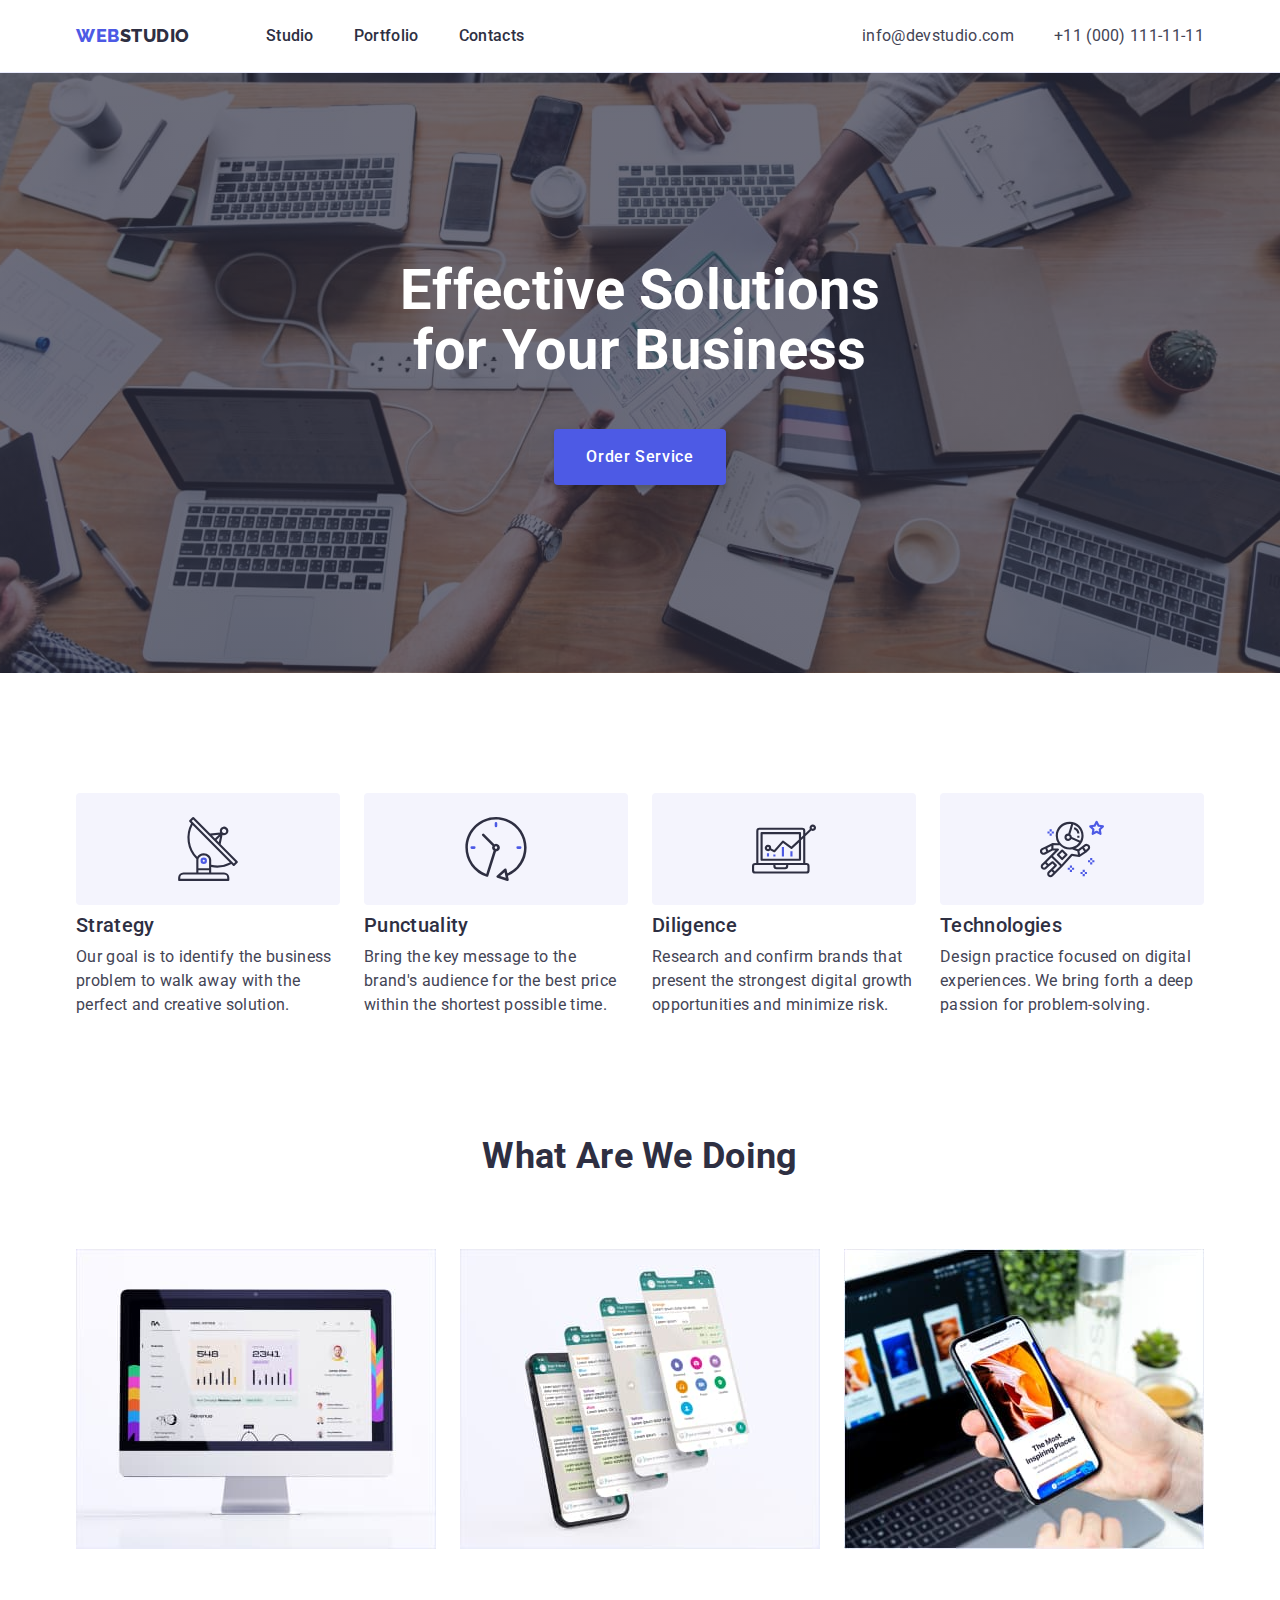
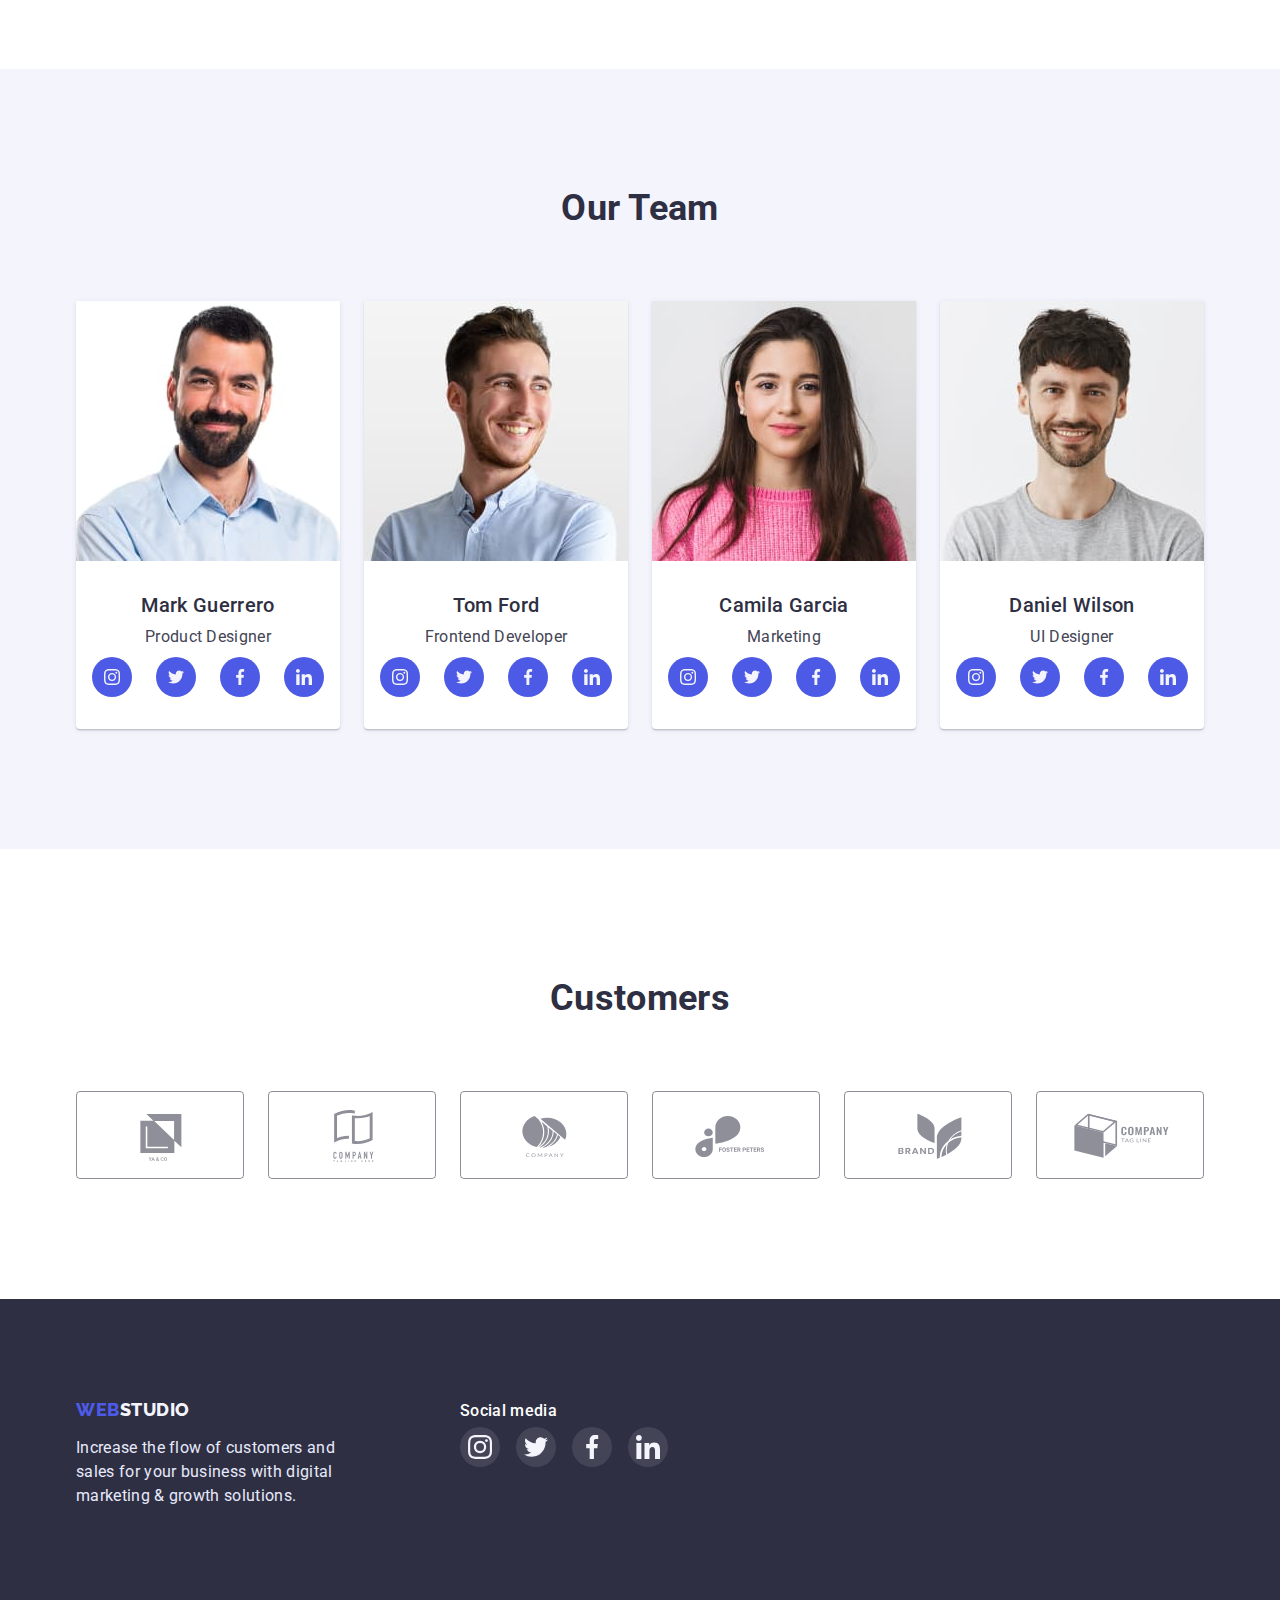
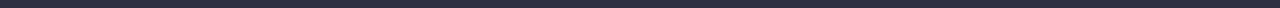
<file: index.html>
<!DOCTYPE html>
<html lang="en">
  <head>
    <meta charset="UTF-8" />
    <meta http-equiv="X-UA-Compatible" content="IE=edge" />
    <meta name="viewport" content="width=device-width, initial-scale=1.0" />
    <!-- Описание для поисковых систем -->
    <meta name="description" content="Effective Solutions for Your Business" />
    <!-- Текст на вкладке браузера -->
    <title>markup-hw-04</title>
    <!-- Семейство шрифтов ссылки -->
    <link rel="preconnect" href="https://fonts.googleapis.com" />
    <link rel="preconnect" href="https://fonts.gstatic.com" crossorigin />
    <link
      href="https://fonts.googleapis.com/css2?family=Raleway:wght@800&family=Roboto:wght@400;500;700&display=swap"
      rel="stylesheet"
    />
    <!-- modern-normalize Normalize browsers' default style -->
    <link
      rel="stylesheet"
      href="https://cdnjs.cloudflare.com/ajax/libs/modern-normalize/1.1.0/modern-normalize.min.css"
    />
    <!-- CSS стили файл -->
    <link rel="stylesheet" href="./css/styles.css" />
  </head>

  <body>
    <!-- Header section -->
    <header class="header section-header">
      <div class="container header-container">
        <nav class="header-nav">
          <a href="./index.html" class="logo-site link"
            >Web<span class="logo-color">Studio</span></a
          >
          <ul class="nav-list list">
            <li class="nav-item item">
              <a href="./index.html" class="nav-link link">Studio</a>
            </li>
            <li class="nav-item">
              <a href="./portfolio.html" class="nav-link link">Portfolio</a>
            </li>
            <li class="nav-item">
              <a href="" class="nav-link link">Contacts</a>
            </li>
          </ul>

          <ul class="contact contact-list list">
            <li class="contact-item">
              <a href="mailto:info@devstudio.com" class="contact-link link"
                >info@devstudio.com</a
              >
            </li>
            <li class="contact-item">
              <a href="tel:+110001111111" class="contact-link link"
                >+11 (000) 111-11-11</a
              >
            </li>
          </ul>
        </nav>
      </div>
    </header>

    <!-- Main section -->
    <main>
      <!-- Hero section -->
      <section class="hero section-hero">
        <div class="containe container-elements">
          <h1 class="hero-title">Effective Solutions for Your Business</h1>
          <button class="hero-btn btn" type="button">Order Service</button>
        </div>
      </section>

      <!-- Advantage -->
      <section class="advantage section-advantage">
        <div class="container">
          <h2 class="advantage-caption visually-hidden">Bignity</h2>
          <ul class="advantage-list list">
            <li class="advantage-item">
              <div class="advantage-icon-box">
                <svg class="icon-advantage" width="64" height="64">
                  <use href="./images/icons.svg#icon-antenna-1"></use>
                </svg>
              </div>
              <h3 class="advantage-title title-third">Strategy</h3>
              <p class="advantage-description">
                Our goal is to identify the business problem to walk away with
                the perfect and creative solution.
              </p>
            </li>

            <li class="advantage-item">
              <div class="advantage-icon-box">
                <svg class="icon-advantage" width="64" height="64">
                  <use href="./images/icons.svg#icon-clock-1"></use>
                </svg>
              </div>
              <h3 class="advantage-title title-third">Punctuality</h3>
              <p class="advantage-description">
                Bring the key message to the brand's audience for the best price
                within the shortest possible time.
              </p>
            </li>

            <li class="advantage-item">
              <div class="advantage-icon-box">
                <svg class="icon-advantage" width="64" height="64">
                  <use href="./images/icons.svg#icon-diagram-1"></use>
                </svg>
              </div>
              <h3 class="advantage-title title-third">Diligence</h3>
              <p class="advantage-description">
                Research and confirm brands that present the strongest digital
                growth opportunities and minimize risk.
              </p>
            </li>

            <li class="advantage-item">
              <div class="advantage-icon-box">
                <svg class="icon-advantage" width="64" height="64">
                  <use href="./images/icons.svg#icon-astronaut-1"></use>
                </svg>
              </div>
              <h3 class="advantage-title title-third">Technologies</h3>
              <p class="advantage-description">
                Design practice focused on digital experiences. We bring forth a
                deep passion for problem-solving.
              </p>
            </li>
          </ul>
        </div>
      </section>

      <!-- Benefits section -->
      <section class="benefits section-benefits">
        <div class="container">
          <h2 class="benefits-title title-two">What are we doing</h2>
          <ul class="benefits-list list card-set">
            <li class="benefits-item item-set">
              <img
                src="./images/benefits/img-1.jpg"
                alt="computer"
                width="360"
                height="300"
              />
            </li>

            <li class="benefits-item item-set">
              <img
                src="./images/benefits/img-2.jpg"
                alt="service"
                width="360"
                height="300"
              />
            </li>

            <li class="benefits-item item-set">
              <img
                src="./images/benefits/img-3.jpg"
                alt="screenshot"
                width="360"
                height="300"
              />
            </li>
          </ul>
        </div>
      </section>

      <!-- Team section -->
      <section class="team section-team">
        <div class="container">
          <h2 class="team-title title-two">Our Team</h2>
          <ul class="team-list list card-set">
            <li class="team-item item-set">
              <img
                src="./images/team/img-1.jpg"
                alt="employee-photo-1"
                width="264"
                height="260"
              />
              <div class="team-item-content">
                <h3 class="team-title title-third text-center team-name">
                  Mark Guerrero
                </h3>
                <p class="team-position text-center">Product Designer</p>
                <ul class="social-media-list list">
                  <li class="social-media-item">
                    <a
                      class="social-media-link link icon-blue"
                      href="https://instagram.com"
                      rel="noopener noreferrer"
                      aria-label="Instagram"
                    >
                      <svg class="" width="16" height="16">
                        <use href="./images/icons.svg#icon-instagram-2"></use>
                      </svg>
                    </a>
                  </li>

                  <li class="social-media-item">
                    <a
                      class="social-media-link link icon-blue"
                      href="https://twiter.com"
                      rel="noopener noreferrer"
                      aria-label="Twiter"
                    >
                      <svg class="" width="16" height="16">
                        <use href="./images/icons.svg#icon-twitter-1"></use>
                      </svg>
                    </a>
                  </li>

                  <li class="social-media-item">
                    <a
                      class="social-media-link link icon-blue"
                      href="https://facebook.com"
                      rel="noopener noreferrer"
                      aria-label="Facebook"
                    >
                      <svg class="" width="16" height="16">
                        <use href="./images/icons.svg#icon-facebook-1"></use>
                      </svg>
                    </a>
                  </li>

                  <li class="social-media-item">
                    <a
                      class="social-media-link link icon-blue"
                      href="https://linkedin.com"
                      rel="noopener noreferrer"
                      aria-label="Linkedin"
                    >
                      <svg class="" width="16" height="16">
                        <use href="./images/icons.svg#icon-linkedin-1"></use>
                      </svg>
                    </a>
                  </li>
                </ul>
              </div>
            </li>

            <li class="team-item item-set">
              <img
                src="./images/team/img-2.jpg"
                alt="employee-photo-2"
                width="264"
                height="260"
              />
              <div class="team-item-content">
                <h3 class="team-title title-third text-center team-name">
                  Tom Ford
                </h3>
                <p class="team-position text-center">Frontend Developer</p>
                <ul class="social-media-list list">
                  <li class="social-media-item">
                    <a
                      class="social-media-link link icon-blue"
                      href="https://instagram.com"
                      rel="noopener noreferrer"
                      aria-label="Instagram"
                    >
                      <svg class="" width="16" height="16">
                        <use href="./images/icons.svg#icon-instagram-2"></use>
                      </svg>
                    </a>
                  </li>

                  <li class="social-media-item">
                    <a
                      class="social-media-link link icon-blue"
                      href="https://twiter.com"
                      rel="noopener noreferrer"
                      aria-label="Twiter"
                    >
                      <svg class="" width="16" height="16">
                        <use href="./images/icons.svg#icon-twitter-1"></use>
                      </svg>
                    </a>
                  </li>

                  <li class="social-media-item">
                    <a
                      class="social-media-link link icon-blue"
                      href="https://facebook.com"
                      rel="noopener noreferrer"
                      aria-label="Facebook"
                    >
                      <svg class="" width="16" height="16">
                        <use href="./images/icons.svg#icon-facebook-1"></use>
                      </svg>
                    </a>
                  </li>

                  <li class="social-media-item">
                    <a
                      class="social-media-link link icon-blue"
                      href="https://linkedin.com"
                      rel="noopener noreferrer"
                      aria-label="Linkedin"
                    >
                      <svg class="" width="16" height="16">
                        <use href="./images/icons.svg#icon-linkedin-1"></use>
                      </svg>
                    </a>
                  </li>
                </ul>
              </div>
            </li>

            <li class="team-item item-set">
              <img
                src="./images/team/img-3.jpg"
                alt="employee-photo-3"
                width="264"
                height="260"
              />
              <div class="team-item-content">
                <h3 class="team-title title-third text-center team-name">
                  Camila Garcia
                </h3>
                <p class="team-position text-center">Marketing</p>
                <ul class="social-media-list list">
                  <li class="social-media-item">
                    <a
                      class="social-media-link link icon-blue"
                      href="https://instagram.com"
                      rel="noopener noreferrer"
                      aria-label="Instagram"
                    >
                      <svg class="" width="16" height="16">
                        <use href="./images/icons.svg#icon-instagram-2"></use>
                      </svg>
                    </a>
                  </li>

                  <li class="social-media-item">
                    <a
                      class="social-media-link link icon-blue"
                      href="https://twiter.com"
                      rel="noopener noreferrer"
                      aria-label="Twiter"
                    >
                      <svg class="" width="16" height="16">
                        <use href="./images/icons.svg#icon-twitter-1"></use>
                      </svg>
                    </a>
                  </li>

                  <li class="social-media-item">
                    <a
                      class="social-media-link link icon-blue"
                      href="https://facebook.com"
                      rel="noopener noreferrer"
                      aria-label="Facebook"
                    >
                      <svg class="" width="16" height="16">
                        <use href="./images/icons.svg#icon-facebook-1"></use>
                      </svg>
                    </a>
                  </li>

                  <li class="social-media-item">
                    <a
                      class="social-media-link link icon-blue"
                      href="https://linkedin.com"
                      rel="noopener noreferrer"
                      aria-label="Linkedin"
                    >
                      <svg class="" width="16" height="16">
                        <use href="./images/icons.svg#icon-linkedin-1"></use>
                      </svg>
                    </a>
                  </li>
                </ul>
              </div>
            </li>

            <li class="team-item item-set">
              <img
                src="./images/team/img-4.jpg"
                alt="employee-photo-4"
                width="264"
                height="260"
              />
              <div class="team-item-content">
                <h3 class="team-title title-third text-center team-name">
                  Daniel Wilson
                </h3>
                <p class="team-position text-center">UI Designer</p>
                <ul class="social-media-list list">
                  <li class="social-media-item">
                    <a
                      class="social-media-link link icon-blue"
                      href="https://instagram.com"
                      rel="noopener noreferrer"
                      aria-label="Instagram"
                    >
                      <svg class="" width="16" height="16">
                        <use href="./images/icons.svg#icon-instagram-2"></use>
                      </svg>
                    </a>
                  </li>

                  <li class="social-media-item">
                    <a
                      class="social-media-link link icon-blue"
                      href="https://twiter.com"
                      rel="noopener noreferrer"
                      aria-label="Twiter"
                    >
                      <svg class="" width="16" height="16">
                        <use href="./images/icons.svg#icon-twitter-1"></use>
                      </svg>
                    </a>
                  </li>

                  <li class="social-media-item">
                    <a
                      class="social-media-link link icon-blue"
                      href="https://facebook.com"
                      rel="noopener noreferrer"
                      aria-label="Facebook"
                    >
                      <svg class="" width="16" height="16">
                        <use href="./images/icons.svg#icon-facebook-1"></use>
                      </svg>
                    </a>
                  </li>

                  <li class="social-media-item">
                    <a
                      class="social-media-link link icon-blue"
                      href="https://linkedin.com"
                      rel="noopener noreferrer"
                      aria-label="Linkedin"
                    >
                      <svg class="" width="16" height="16">
                        <use href="./images/icons.svg#icon-linkedin-1"></use>
                      </svg>
                    </a>
                  </li>
                </ul>
              </div>
            </li>
          </ul>
        </div>
      </section>

      <!-- Customers section -->
      <section class="customers-section">
        <div class="container">
          <h2 class="customers-title title-two">Customers</h2>

          <ul class="customers-list list">
            <li class="customers-item">
              <a
                class="customers-link link"
                href=""
                rel="noopener noreferrer"
                aria-label="Company 1"
              >
                <svg class="customers-icon" width="104" height="56">
                  <use href="./images/icons.svg#icon-Logo"></use>
                </svg>
              </a>
            </li>

            <li class="customers-item">
              <a
                class="customers-link link"
                href=""
                rel="noopener noreferrer"
                aria-label="Company 2"
              >
                <svg class="customers-icon" width="104" height="56">
                  <use href="./images/icons.svg#icon-Logo-1"></use>
                </svg>
              </a>
            </li>

            <li class="customers-item">
              <a
                class="customers-link link"
                href=""
                rel="noopener noreferrer"
                aria-label="Company 3"
              >
                <svg class="customers-icon" width="104" height="56">
                  <use href="./images/icons.svg#icon-Logo-2"></use>
                </svg>
              </a>
            </li>

            <li class="customers-item">
              <a
                class="customers-link link"
                href=""
                rel="noopener noreferrer"
                aria-label="Company 4"
              >
                <svg class="customers-icon" width="104" height="56">
                  <use href="./images/icons.svg#icon-Logo-3"></use>
                </svg>
              </a>
            </li>

            <li class="customers-item">
              <a
                class="customers-link link"
                href=""
                rel="noopener noreferrer"
                aria-label="Company 5"
              >
                <svg class="customers-icon" width="104" height="56">
                  <use href="./images/icons.svg#icon-Logo-4"></use>
                </svg>
              </a>
            </li>

            <li class="customers-item">
              <a
                class="customers-link link"
                href=""
                rel="noopener noreferrer"
                aria-label="6"
              >
                <svg class="customers-icon" width="104" height="56">
                  <use href="./images/icons.svg#icon-Logo-5"></use>
                </svg>
              </a>
            </li>
          </ul>
        </div>
      </section>
    </main>

    <!-- Footer section -->
    <footer class="footer section-footer">
      <div class="container">
        <div class="footer-box">
          <div class="footer-box-logo">
            <a href="./index.html" class="logo-site link logo-footer"
              >Web<span class="logo-color-second">Studio</span></a
            >
            <p class="footer-description">
              Increase the flow of customers and sales for your business with
              digital marketing & growth solutions.
            </p>
          </div>
          <div class="footer-social-media">
            <h2 class="footer-social-title">Social media</h2>
            <ul class="list social-media-list">
              <li class="social-media-item">
                <a
                  class="social-media-link link icon-grey"
                  href="https://instagram.com"
                  rel="noopener noreferrer"
                  aria-label="Instagram"
                >
                  <svg class="" width="24" height="24">
                    <use href="./images/icons.svg#icon-instagram-2"></use>
                  </svg>
                </a>
              </li>

              <li class="social-media-item">
                <a
                  class="social-media-link link icon-grey"
                  href="https://twiter.com"
                  rel="noopener noreferrer"
                  aria-label="Twiter"
                >
                  <svg class="" width="24" height="24">
                    <use href="./images/icons.svg#icon-twitter-1"></use>
                  </svg>
                </a>
              </li>

              <li class="social-media-item">
                <a
                  class="social-media-link link icon-grey"
                  href="https://facebook.com"
                  rel="noopener noreferrer"
                  aria-label="Facebook"
                >
                  <svg class="" width="24" height="24">
                    <use href="./images/icons.svg#icon-facebook-1"></use>
                  </svg>
                </a>
              </li>

              <li class="social-media-item">
                <a
                  class="social-media-link link icon-grey"
                  href="https://linkedin.com"
                  rel="noopener noreferrer"
                  aria-label="Linkedin"
                >
                  <svg class="" width="24" height="24">
                    <use href="./images/icons.svg#icon-linkedin-1"></use>
                  </svg>
                </a>
              </li>
            </ul>
          </div>
        </div>
      </div>
    </footer>
  </body>
</html>
</file>
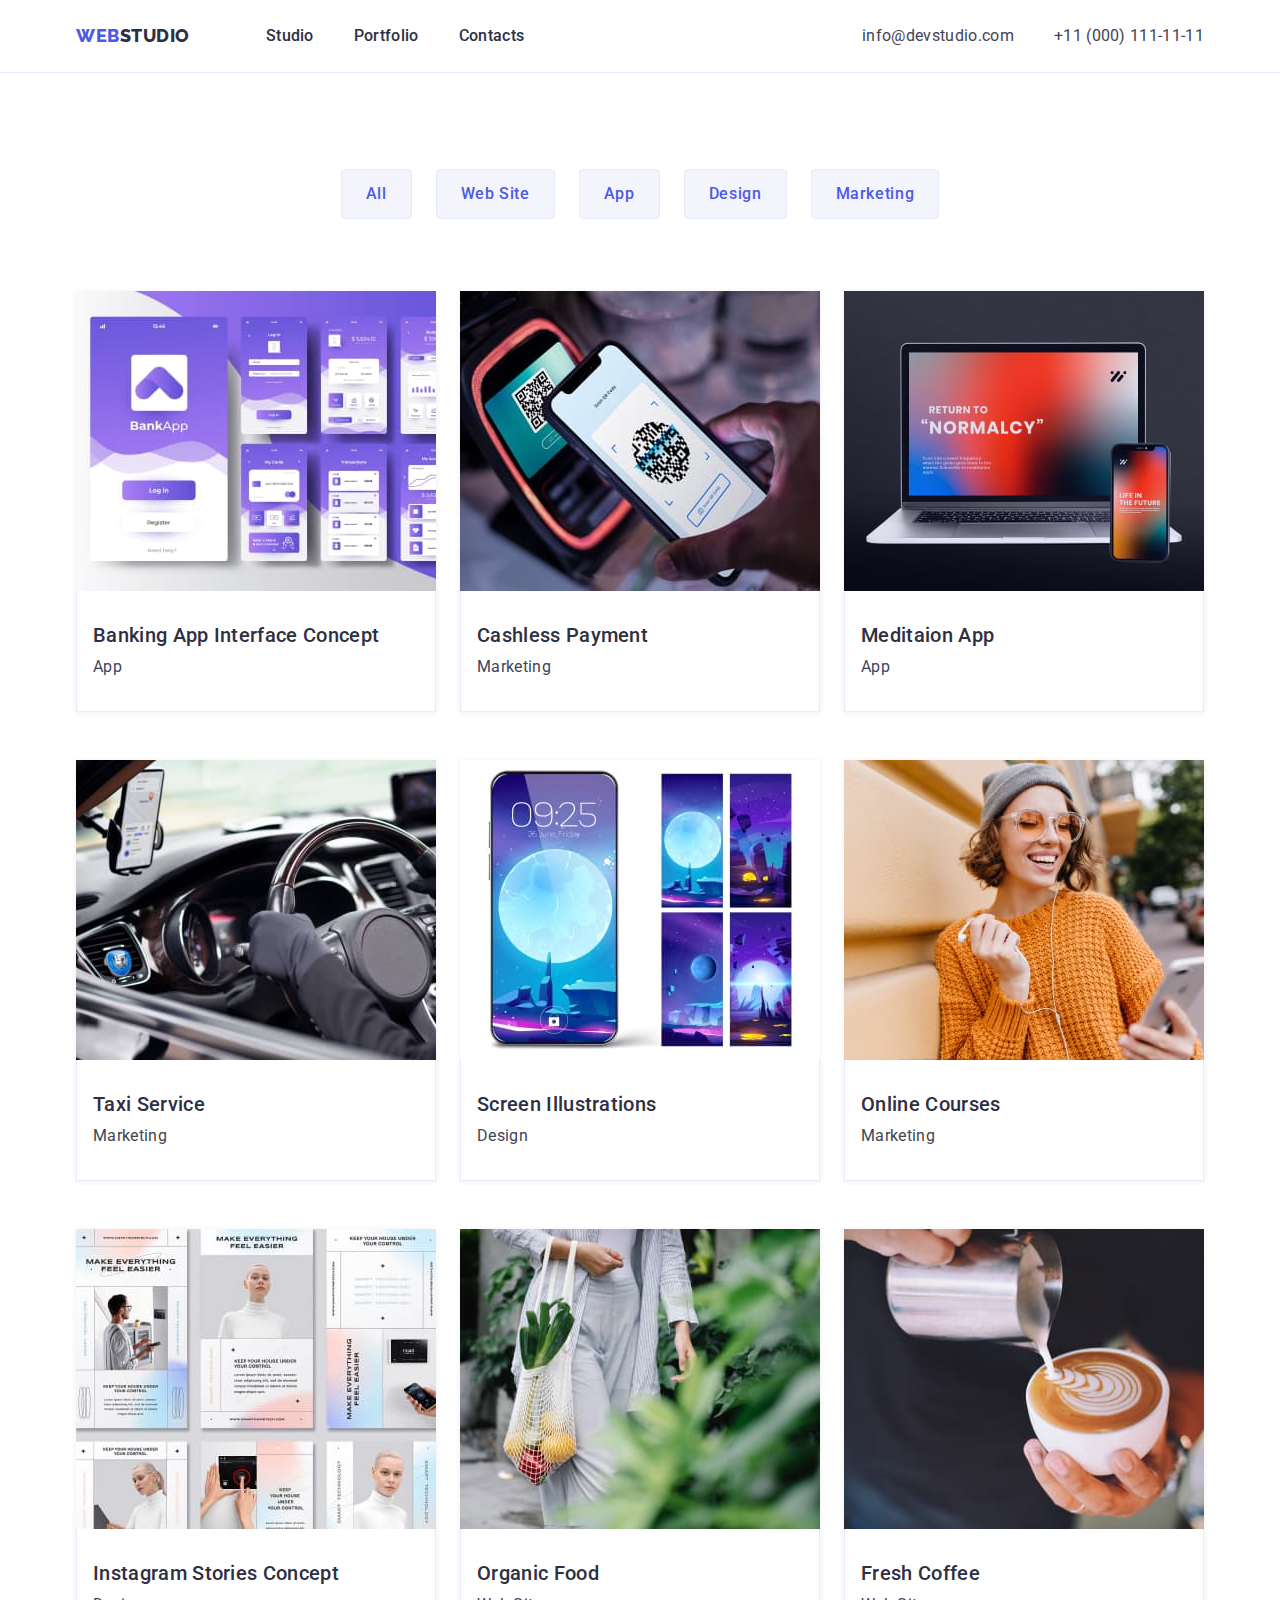
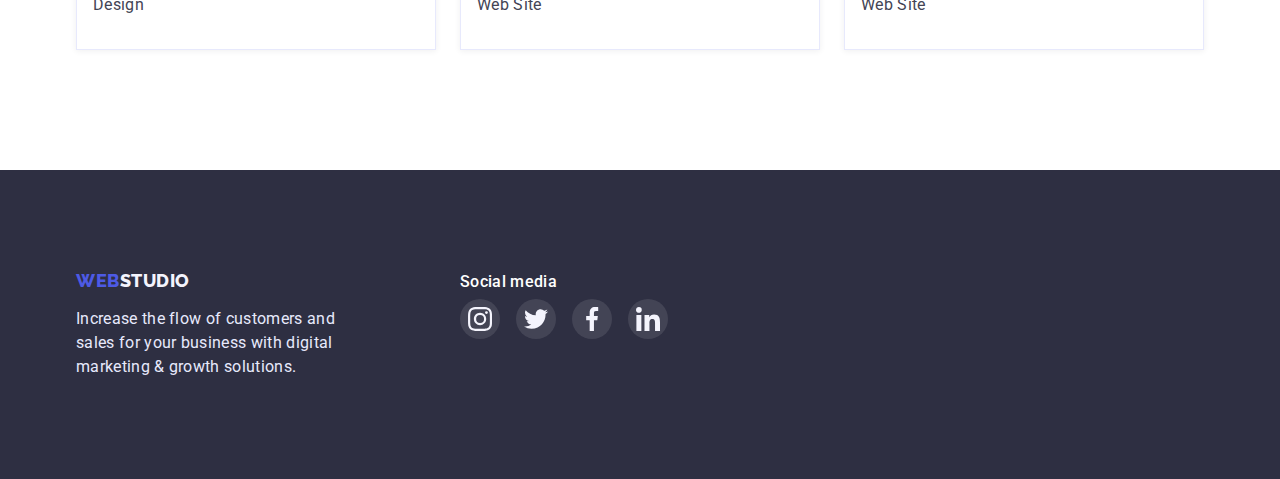
<file: portfolio.html>
<!DOCTYPE html>
<html lang="en">
  <head>
    <meta charset="UTF-8" />
    <meta http-equiv="X-UA-Compatible" content="IE=edge" />
    <meta name="viewport" content="width=device-width, initial-scale=1.0" />
    <!-- Описание для поисковых систем -->
    <meta name="description" content="Effective Solutions for Your Business" />
    <!-- Текст на вкладке браузера -->
    <title>markup-hw-portfolio</title>
    <!-- Семейство шрифтов ссылки -->
    <link rel="preconnect" href="https://fonts.googleapis.com" />
    <link rel="preconnect" href="https://fonts.gstatic.com" crossorigin />
    <link
      href="https://fonts.googleapis.com/css2?family=Raleway:wght@800&family=Roboto:wght@400;500;700&display=swap"
      rel="stylesheet"
    />
    <!-- modern-normalize Normalize browsers' default style -->
    <link
      rel="stylesheet"
      href="https://cdnjs.cloudflare.com/ajax/libs/modern-normalize/1.1.0/modern-normalize.min.css"
    />
    <!-- CSS стили файл -->
    <link rel="stylesheet" href="./css/styles.css" />
  </head>

  <body>
    <!-- Header section -->
    <header class="header section-header">
      <div class="container header-container">
        <nav class="header-nav">
          <a href="./index.html" class="logo-site link"
            >Web<span class="logo-color">Studio</span></a
          >
          <ul class="nav-list list">
            <li class="nav-item item">
              <a href="./index.html" class="nav-link link">Studio</a>
            </li>
            <li class="nav-item">
              <a href="./portfolio.html" class="nav-link link">Portfolio</a>
            </li>
            <li class="nav-item">
              <a href="" class="nav-link link">Contacts</a>
            </li>
          </ul>

          <ul class="contact contact-list list">
            <li class="contact-item">
              <a href="mailto:info@devstudio.com" class="contact-link link"
                >info@devstudio.com</a
              >
            </li>
            <li class="contact-item">
              <a href="tel:+110001111111" class="contact-link link"
                >+11 (000) 111-11-11</a
              >
            </li>
          </ul>
        </nav>
      </div>
    </header>

    <!-- Main section -->
    <main>
      <!-- Portfolio section -->
      <section class="section-portfolio">
        <div class="container">
          <h1 class="visually-hidden">Portfolio</h1>
          <ul class="filter-portfolio list">
            <li class="filter-item">
              <button type="button" class="filter-btn btn">All</button>
            </li>
            <li class="filter-item">
              <button type="button" class="filter-btn btn">Web Site</button>
            </li>
            <li class="filter-item">
              <button type="button" class="filter-btn btn">App</button>
            </li>
            <li class="filter-item">
              <button type="button" class="filter-btn btn">Design</button>
            </li>
            <li class="filter-item">
              <button type="button" class="filter-btn btn">Marketing</button>
            </li>
          </ul>

          <ul class="portfolio-list card-set list">
            <li class="portfolio-item card-item">
              <a href="" class="portfolio-link link">
                <img
                  src="./images/portfolio/img-1.jpg"
                  alt="app features image"
                  width="360"
                  height="300"
                />
                <div class="portfolio-card-descr">
                  <h2 class="title-third">Banking App Interface Concept</h2>
                  <p class="description-txt">App</p>
                </div>
              </a>
            </li>
            <li class="portfolio-item card-item">
              <a href="" class="portfolio-link link">
                <img
                  src="./images/portfolio/img-2.jpg"
                  alt="qr code scanner image"
                  width="360"
                  height="300"
                />
                <div class="portfolio-card-descr">
                  <h2 class="title-third">Cashless Payment</h2>
                  <p class="description-txt">Marketing</p>
                </div>
              </a>
            </li>
            <li class="portfolio-item card-item">
              <a href="" class="portfolio-link link">
                <img
                  src="./images/portfolio/img-3.jpg"
                  alt="synchronization of the computer with the phone image"
                  width="360"
                  height="300"
                />
                <div class="portfolio-card-descr">
                  <h2 class="title-third">Meditaion App</h2>
                  <p class="description-txt">App</p>
                </div>
              </a>
            </li>
            <li class="portfolio-item card-item">
              <a href="" class="portfolio-link link">
                <img
                  src="./images/portfolio/img-4.jpg"
                  alt="man driving image"
                  width="360"
                  height="300"
                />
                <div class="portfolio-card-descr">
                  <h2 class="title-third">Taxi Service</h2>
                  <p class="description-txt">Marketing</p>
                </div>
              </a>
            </li>
            <li class="portfolio-item card-item">
              <a href="" class="portfolio-link link">
                <img
                  src="./images/portfolio/img-5.jpg"
                  alt="Screen Illustrations image"
                  width="360"
                  height="300"
                />
                <div class="portfolio-card-descr">
                  <h2 class="title-third">Screen Illustrations</h2>
                  <p class="description-txt">Design</p>
                </div>
              </a>
            </li>
            <li class="portfolio-item card-item">
              <a href="" class="portfolio-link link">
                <img
                  src="./images/portfolio/img-6.jpg"
                  alt="girl taking a course online image"
                  width="360"
                  height="300"
                />
                <div class="portfolio-card-descr">
                  <h2 class="title-third">Online Courses</h2>
                  <p class="description-txt">Marketing</p>
                </div>
              </a>
            </li>
            <li class="portfolio-item card-item">
              <a href="" class="portfolio-link link">
                <img
                  src="./images/portfolio/img-7.jpg"
                  alt="Instagram Stories Concept image"
                  width="360"
                  height="300"
                />
                <div class="portfolio-card-descr">
                  <h2 class="title-third">Instagram Stories Concept</h2>
                  <p class="description-txt">Design</p>
                </div>
              </a>
            </li>
            <li class="portfolio-item card-item">
              <a href="" class="portfolio-link link">
                <img
                  src="./images/portfolio/img-8.jpg"
                  alt="shopping girl image"
                  width="360"
                  height="300"
                />
                <div class="portfolio-card-descr">
                  <h2 class="title-third">Organic Food</h2>
                  <p class="description-txt">Web Site</p>
                </div>
              </a>
            </li>
            <li class="portfolio-item card-item">
              <a href="" class="portfolio-link link">
                <img
                  src="./images/portfolio/img-9.jpg"
                  alt="coffee in a cup image"
                  width="360"
                  height="300"
                />
                <div class="portfolio-card-descr">
                  <h2 class="title-third">Fresh Coffee</h2>
                  <p class="description-txt">Web Site</p>
                </div>
              </a>
            </li>
          </ul>
        </div>
      </section>
    </main>

    <!-- Footer section -->
    <footer class="footer section-footer">
      <div class="container">
        <div class="footer-box">
          <div class="footer-box-logo">
            <a href="./index.html" class="logo-site link logo-footer"
              >Web<span class="logo-color-second">Studio</span></a
            >
            <p class="footer-description">
              Increase the flow of customers and sales for your business with
              digital marketing & growth solutions.
            </p>
          </div>
          <div class="footer-social-media">
            <h2 class="footer-social-title">Social media</h2>
            <ul class="list social-media-list">
              <li class="social-media-item">
                <a
                  class="social-media-link link icon-grey"
                  href="https://instagram.com"
                  rel="noopener noreferrer"
                  aria-label="Instagram"
                >
                  <svg class="" width="24" height="24">
                    <use href="./images/icons.svg#icon-instagram-2"></use>
                  </svg>
                </a>
              </li>

              <li class="social-media-item">
                <a
                  class="social-media-link link icon-grey"
                  href="https://twiter.com"
                  rel="noopener noreferrer"
                  aria-label="Twiter"
                >
                  <svg class="" width="24" height="24">
                    <use href="./images/icons.svg#icon-twitter-1"></use>
                  </svg>
                </a>
              </li>

              <li class="social-media-item">
                <a
                  class="social-media-link link icon-grey"
                  href="https://facebook.com"
                  rel="noopener noreferrer"
                  aria-label="Facebook"
                >
                  <svg class="" width="24" height="24">
                    <use href="./images/icons.svg#icon-facebook-1"></use>
                  </svg>
                </a>
              </li>

              <li class="social-media-item">
                <a
                  class="social-media-link link icon-grey"
                  href="https://linkedin.com"
                  rel="noopener noreferrer"
                  aria-label="Linkedin"
                >
                  <svg class="" width="24" height="24">
                    <use href="./images/icons.svg#icon-linkedin-1"></use>
                  </svg>
                </a>
              </li>
            </ul>
          </div>
        </div>
      </div>
    </footer>
  </body>
</html>
</file>
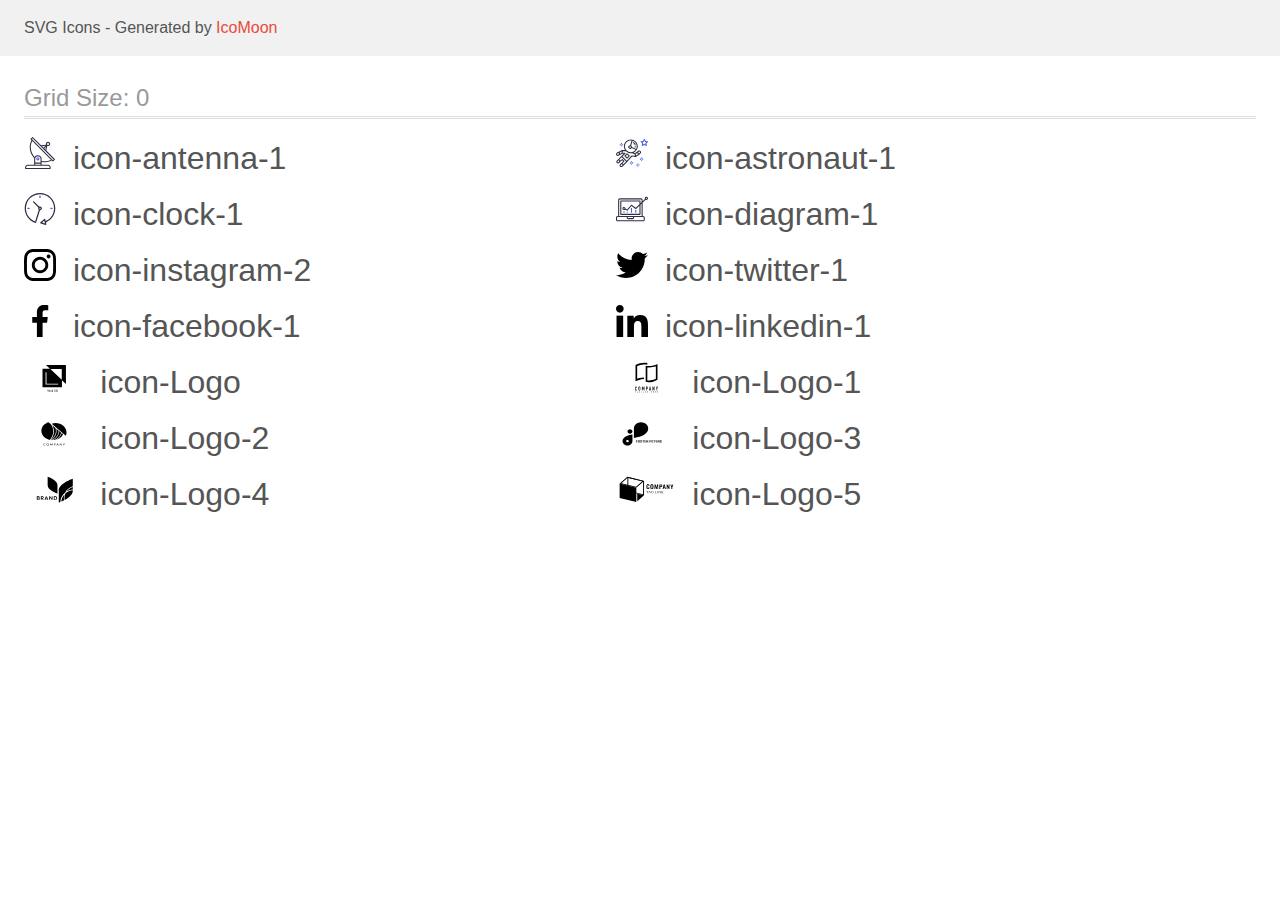
<file: images/icons/icomoon/demo.html>
<!doctype html>
<html>
<head>
    <title>IcoMoon - SVG Icons</title>
    <meta charset="utf-8">
    <meta name="viewport" content="width=device-width, initial-scale=1">
    <link rel="stylesheet" href="demo-files/demo.css">
    <link rel="stylesheet" href="style.css">
</head>
<body>
<svg aria-hidden="true" style="position: absolute; width: 0; height: 0; overflow: hidden;" version="1.1" xmlns="http://www.w3.org/2000/svg" xmlns:xlink="http://www.w3.org/1999/xlink">
<defs>
<symbol id="icon-antenna-1" viewBox="0 0 32 32">
<path fill="#2e2f42" style="fill: var(--color1, #2e2f42)" d="M30.773 22.098l-8.443-8.505 0.937-4.615c0.242 0.094 0.499 0.144 0.758 0.146h0.006c1.192 0.014 2.17-0.941 2.184-2.133s-0.941-2.17-2.133-2.184c-1.192-0.014-2.17 0.941-2.184 2.133-0.003 0.255 0.039 0.509 0.125 0.749l-4.96 0.605-8.091-8.133c-0.099-0.101-0.235-0.159-0.377-0.16-0.14 0.001-0.274 0.056-0.373 0.155l-1.513 1.504c-0.208 0.208-0.208 0.546 0 0.754l0.814 0.826c-3.153 5.798-2.129 12.978 2.519 17.663 0.043 0.041 0.092 0.074 0.146 0.098-0.034 0.18-0.051 0.364-0.052 0.547v6.187h-6.4c-1.472 0.002-2.665 1.195-2.667 2.667v1.067c0 0.295 0.239 0.533 0.533 0.533h24.533c0.295 0 0.533-0.239 0.533-0.533v-1.067c-0.002-1.472-1.195-2.665-2.667-2.667h-6.4v-2.742c1.003 0.21 2.024 0.317 3.049 0.32 2.458-0.003 4.877-0.615 7.040-1.783l0.818 0.823c0.099 0.101 0.235 0.159 0.377 0.16 0.14-0.001 0.274-0.056 0.373-0.155l1.513-1.504c0.208-0.208 0.208-0.546 0-0.754zM23.28 6.233c0.418-0.415 1.093-0.414 1.509 0.004s0.414 1.093-0.004 1.508c-0.2 0.199-0.47 0.31-0.752 0.31h-0.003c-0.589-0.003-1.064-0.483-1.061-1.072 0.002-0.282 0.115-0.552 0.314-0.751h-0.002zM22.024 9.738l-0.598 2.946-1.175-1.182 1.774-1.763zM21.419 8.836l-1.92 1.909-1.485-1.493 3.405-0.415zM24.004 28.8c0.884 0 1.6 0.716 1.6 1.6v0.533h-23.467v-0.533c0-0.884 0.716-1.6 1.6-1.6h20.267zM16.537 26.667v1.067h-5.333v-1.067h5.333zM11.204 25.6v-4.053c0-1.294 1.196-2.347 2.667-2.347s2.667 1.053 2.667 2.347v4.053h-5.333zM17.604 23.904v-2.357c0-1.882-1.675-3.413-3.733-3.413-1.331-0.020-2.576 0.657-3.281 1.786-4.058-4.274-4.971-10.645-2.279-15.887l18.602 18.708c-2.872 1.461-6.165 1.873-9.309 1.163zM28.893 23.22l-21.057-21.181 0.755-0.752 7.935 7.98c0.004 0 0.006 0.007 0.010 0.010l13.115 13.191-0.757 0.752z"></path>
<path fill="#4d5ae5" style="fill: var(--color2, #4d5ae5)" d="M13.876 20.267h-0.005c-0.884-0.001-1.601 0.714-1.602 1.598s0.714 1.601 1.598 1.602h0.005c0.884 0.001 1.601-0.714 1.602-1.598s-0.714-1.601-1.598-1.602zM14.249 22.245c-0.1 0.1-0.236 0.156-0.378 0.155-0.295-0.002-0.532-0.242-0.531-0.536 0.001-0.141 0.057-0.276 0.157-0.375s0.233-0.154 0.373-0.155c0.295 0.002 0.532 0.242 0.531 0.536-0.001 0.141-0.057 0.276-0.157 0.375h0.005z"></path>
</symbol>
<symbol id="icon-astronaut-1" viewBox="0 0 32 32">
<path fill="#4d5ae5" style="fill: var(--color2, #4d5ae5)" d="M31.974 4.524c-0.063-0.193-0.229-0.333-0.43-0.363l-1.91-0.278-0.855-1.731c-0.179-0.365-0.777-0.365-0.956 0l-0.855 1.731-1.91 0.278c-0.201 0.029-0.367 0.17-0.431 0.363-0.062 0.193-0.011 0.405 0.135 0.547l1.383 1.348-0.326 1.903c-0.034 0.2 0.048 0.402 0.212 0.522 0.166 0.121 0.382 0.135 0.562 0.040l1.709-0.899 1.709 0.899c0.078 0.041 0.164 0.061 0.249 0.061 0.11 0 0.221-0.034 0.314-0.102 0.164-0.119 0.246-0.322 0.212-0.522l-0.326-1.903 1.383-1.348c0.145-0.142 0.197-0.354 0.135-0.547zM29.511 5.851c-0.125 0.122-0.183 0.299-0.153 0.472l0.191 1.114-1-0.526c-0.078-0.041-0.163-0.061-0.249-0.061s-0.17 0.020-0.249 0.061l-1.001 0.526 0.191-1.114c0.030-0.173-0.028-0.349-0.153-0.472l-0.81-0.789 1.119-0.163c0.174-0.025 0.324-0.134 0.402-0.292l0.5-1.013 0.5 1.013c0.078 0.157 0.228 0.267 0.402 0.292l1.119 0.163-0.809 0.789z"></path>
<path fill="#4d5ae5" style="fill: var(--color2, #4d5ae5)" d="M26.134 20.522h-1.067v1.067h1.067v-1.067z"></path>
<path fill="#4d5ae5" style="fill: var(--color2, #4d5ae5)" d="M26.134 22.656h-1.067v1.067h1.067v-1.067z"></path>
<path fill="#4d5ae5" style="fill: var(--color2, #4d5ae5)" d="M27.2 21.589h-1.067v1.067h1.067v-1.067z"></path>
<path fill="#4d5ae5" style="fill: var(--color2, #4d5ae5)" d="M25.067 21.589h-1.067v1.067h1.067v-1.067z"></path>
<path fill="#4d5ae5" style="fill: var(--color2, #4d5ae5)" d="M22.4 26.389h-1.067v1.067h1.067v-1.067z"></path>
<path fill="#4d5ae5" style="fill: var(--color2, #4d5ae5)" d="M22.4 28.522h-1.067v1.067h1.067v-1.067z"></path>
<path fill="#4d5ae5" style="fill: var(--color2, #4d5ae5)" d="M23.467 27.456h-1.067v1.067h1.067v-1.067z"></path>
<path fill="#4d5ae5" style="fill: var(--color2, #4d5ae5)" d="M21.333 27.456h-1.067v1.067h1.067v-1.067z"></path>
<path fill="#4d5ae5" style="fill: var(--color2, #4d5ae5)" d="M16 24.256h-1.067v1.067h1.067v-1.067z"></path>
<path fill="#4d5ae5" style="fill: var(--color2, #4d5ae5)" d="M16 26.389h-1.067v1.067h1.067v-1.067z"></path>
<path fill="#4d5ae5" style="fill: var(--color2, #4d5ae5)" d="M17.067 25.322h-1.067v1.067h1.067v-1.067z"></path>
<path fill="#4d5ae5" style="fill: var(--color2, #4d5ae5)" d="M14.933 25.322h-1.067v1.067h1.067v-1.067z"></path>
<path fill="#4d5ae5" style="fill: var(--color2, #4d5ae5)" d="M5.867 6.122h-1.067v1.067h1.067v-1.067z"></path>
<path fill="#4d5ae5" style="fill: var(--color2, #4d5ae5)" d="M5.867 8.255h-1.067v1.067h1.067v-1.067z"></path>
<path fill="#4d5ae5" style="fill: var(--color2, #4d5ae5)" d="M6.933 7.189h-1.067v1.067h1.067v-1.067z"></path>
<path fill="#4d5ae5" style="fill: var(--color2, #4d5ae5)" d="M4.8 7.189h-1.067v1.067h1.067v-1.067z"></path>
<path fill="#2e2f42" style="fill: var(--color1, #2e2f42)" d="M24.715 14.159c-0.287-0.388-0.709-0.637-1.188-0.705-0.481-0.068-0.956 0.058-1.34 0.352l-1.252 0.96-1.898 1.417-1.358-0.541c2.421-1.086 4.114-3.508 4.114-6.32 0-3.823-3.123-6.933-6.961-6.933s-6.961 3.11-6.961 6.933c0 1.386 0.414 2.674 1.12 3.758l-2.764-0.024c-0.002 0-0.003 0-0.005 0-0.009 0-0.015 0.004-0.023 0.005-0.053 0.002-0.105 0.013-0.155 0.031-0.013 0.005-0.026 0.008-0.038 0.013-0.006 0.003-0.013 0.003-0.019 0.006l-3.233 1.596c-0.001 0-0.001 0-0.001 0.001l-1.893 0.911c-0.021 0.009-0.042 0.021-0.063 0.035-0.755 0.502-1.012 1.489-0.598 2.295 0.22 0.429 0.595 0.745 1.056 0.889 0.178 0.055 0.359 0.083 0.539 0.083 0.29 0 0.577-0.071 0.839-0.211l1.388-0.738 2.264-1.169 1.357-0.008-5.442 5.416c-0.001 0.001-0.001 0.001-0.002 0.001l-1.339 1.333c-0.316 0.315-0.49 0.732-0.49 1.178s0.174 0.863 0.49 1.179c0.325 0.323 0.752 0.485 1.179 0.485s0.854-0.162 1.18-0.485l1.314-1.309 1.741-1.3 0.901 0.897-1.762 1.754c-0 0.001-0.001 0.001-0.002 0.001l-1.339 1.333c-0.316 0.315-0.49 0.732-0.49 1.178s0.174 0.863 0.49 1.179c0.325 0.323 0.753 0.485 1.18 0.485s0.855-0.162 1.18-0.485l3.482-3.467c0.001-0.001 0.001-0.001 0.001-0.002l1.010-1-0.004-0.004c0.006-0.006 0.015-0.009 0.022-0.015l5.166-5.658 3.471 0.494c0.025 0.004 0.050 0.005 0.075 0.005 0.065 0 0.127-0.015 0.187-0.038 0.018-0.006 0.033-0.015 0.050-0.023 0.019-0.010 0.039-0.015 0.058-0.027l3.213-2.133c0.012-0.008 0.018-0.021 0.029-0.029 0.013-0.010 0.029-0.014 0.041-0.026l1.271-1.191c0.662-0.62 0.753-1.635 0.212-2.362zM2.13 17.77c-0.173 0.093-0.37 0.111-0.558 0.052-0.187-0.058-0.338-0.186-0.427-0.358-0.161-0.314-0.068-0.695 0.214-0.902l1.314-0.632 0.449 1.313-0.992 0.527zM5.628 15.942l-1.548 0.8-0.439-1.283 2.027-1.001-0.040 1.484zM20.727 9.322c0 0.918-0.219 1.785-0.599 2.559l-4.181-1.899c-0.044-0.573-0.341-1.075-0.788-1.388l1.464-4.86c2.378 0.756 4.105 2.974 4.105 5.588zM8.938 9.322c0-3.235 2.644-5.867 5.894-5.867 0.253 0 0.5 0.021 0.745 0.052l-1.432 4.754c-0.019-0.001-0.037-0.006-0.057-0.006-1.033 0-1.873 0.837-1.873 1.867s0.84 1.867 1.873 1.867c0.694 0 1.294-0.383 1.618-0.945l3.862 1.755c-1.075 1.446-2.795 2.39-4.737 2.39-3.25 0-5.894-2.632-5.894-5.867zM14.894 10.122c0 0.441-0.362 0.8-0.806 0.8s-0.806-0.359-0.806-0.8c0-0.441 0.362-0.8 0.806-0.8s0.806 0.359 0.806 0.8zM2.465 25.146c-0.236 0.234-0.619 0.234-0.854 0.001-0.114-0.114-0.176-0.263-0.176-0.423s0.062-0.309 0.176-0.421l0.962-0.958 0.851 0.848-0.959 0.955zM5.679 28.88c-0.236 0.234-0.619 0.235-0.855 0.001-0.114-0.114-0.176-0.263-0.176-0.423s0.062-0.309 0.176-0.421l0.963-0.959 0.852 0.848-0.96 0.955zM9.16 25.411c-0.001 0-0.001 0-0.002 0.001l-1.765 1.76-0.852-0.848 1.763-1.755c0 0 0 0 0-0s0.001-0.001 0.002-0.001c0.040-0.040 0.065-0.088 0.090-0.135 0.007-0.014 0.020-0.026 0.026-0.040 0.017-0.041 0.019-0.085 0.026-0.129 0.003-0.025 0.014-0.047 0.014-0.073 0-0.036-0.013-0.070-0.020-0.106-0.006-0.032-0.006-0.065-0.019-0.095-0.020-0.050-0.055-0.094-0.091-0.138-0.010-0.012-0.014-0.027-0.025-0.038 0 0 0 0-0.001 0s-0.001-0.002-0.001-0.002l-1.607-1.6c-0.017-0.017-0.039-0.024-0.058-0.038-0.028-0.022-0.055-0.042-0.087-0.058-0.030-0.015-0.061-0.024-0.093-0.033-0.034-0.010-0.067-0.017-0.103-0.020-0.033-0.002-0.063 0.001-0.095 0.005-0.036 0.004-0.069 0.009-0.104 0.020-0.034 0.011-0.063 0.027-0.094 0.045-0.020 0.011-0.042 0.015-0.061 0.029l-1.773 1.324-0.901-0.897 2.399-2.386 4.361 4.289-0.928 0.919zM15.979 18.394c-0.015-0.002-0.030 0.004-0.045 0.003-0.039-0.002-0.076 0.001-0.115 0.007-0.030 0.005-0.059 0.011-0.088 0.021-0.034 0.012-0.065 0.028-0.097 0.047-0.030 0.018-0.057 0.037-0.083 0.061-0.013 0.011-0.028 0.017-0.040 0.029l-4.698 5.146-4.328-4.257 2.833-2.818c0.209-0.208 0.21-0.546 0.002-0.755-0.105-0.105-0.243-0.157-0.381-0.156v-0.001l-2.219 0.013 0.028-1.607 3.104 0.027c1.265 1.294 3.029 2.101 4.981 2.101 0.437 0 0.864-0.045 1.279-0.123 0.040 0.032 0.079 0.065 0.13 0.085l2.41 0.96 0.152 0.758 0.178 0.885-3.003-0.427zM20.020 18.572l-0.313-1.558 1.446-1.080 0.947 1.257-2.080 1.381zM23.774 15.741l-0.838 0.785-0.931-1.236 0.831-0.637c0.155-0.119 0.351-0.168 0.543-0.143 0.193 0.027 0.364 0.128 0.48 0.284 0.217 0.292 0.18 0.699-0.085 0.947z"></path>
<path fill="#2e2f42" style="fill: var(--color1, #2e2f42)" d="M13.602 18.544l-2.143-2.133c-0.207-0.207-0.545-0.207-0.753 0l-2.142 2.133c-0.1 0.101-0.157 0.236-0.157 0.378s0.056 0.278 0.157 0.378l2.142 2.133c0.104 0.103 0.241 0.155 0.377 0.155s0.273-0.052 0.376-0.155l2.143-2.133c0.1-0.1 0.157-0.236 0.157-0.378s-0.057-0.278-0.157-0.378zM11.083 20.303l-1.387-1.381 1.387-1.381 1.387 1.381-1.387 1.381z"></path>
<path fill="#2e2f42" style="fill: var(--color1, #2e2f42)" d="M17.164 5.071l-0.258 1.036c0.071 0.018 1.738 0.452 1.738 2.149h1.067c-0-2.017-1.666-2.965-2.547-3.185z"></path>
<path fill="#2e2f42" style="fill: var(--color1, #2e2f42)" d="M19.711 9.322h-1.067v1.067h1.067v-1.067z"></path>
</symbol>
<symbol id="icon-clock-1" viewBox="0 0 32 32">
<path fill="#2e2f42" style="fill: var(--color1, #2e2f42)" d="M31.297 15.301c-0.002-8.452-6.855-15.303-15.308-15.301s-15.303 6.855-15.301 15.308c0.001 6.658 4.307 12.551 10.649 14.576 0.061 0.019 0.124 0.029 0.187 0.029 0.121-0 0.239-0.032 0.342-0.094 0.135-0.080 0.236-0.207 0.283-0.356l3.865-12.25c1.057-0.005 1.909-0.866 1.903-1.923s-0.866-1.909-1.923-1.903c-0.284 0.001-0.565 0.067-0.82 0.191l-5.106-5.107c-0.253-0.245-0.657-0.238-0.902 0.016-0.239 0.247-0.239 0.639 0 0.886l5.103 5.109c-0.392 0.799-0.168 1.764 0.536 2.309l-3.683 11.673c-7.278-2.681-11.004-10.754-8.323-18.032s10.754-11.004 18.032-8.323c7.278 2.681 11.004 10.754 8.323 18.032-1.31 3.556-4.001 6.431-7.462 7.973l-0.398-1.874c-0.073-0.345-0.411-0.565-0.756-0.492-0.109 0.023-0.209 0.074-0.293 0.148l-3.837 3.426c-0.263 0.234-0.287 0.637-0.052 0.9 0.076 0.085 0.174 0.149 0.283 0.184l4.899 1.564c0.335 0.108 0.694-0.077 0.802-0.412 0.034-0.106 0.040-0.219 0.017-0.328l-0.391-1.839c5.664-2.388 9.342-7.942 9.329-14.089zM15.992 14.664c0.352 0 0.638 0.286 0.638 0.638s-0.286 0.638-0.638 0.638c-0.352 0-0.638-0.285-0.638-0.638s0.285-0.638 0.638-0.638zM18.093 29.528l2.184-1.948 0.603 2.84-2.787-0.892z"></path>
<path fill="#4d5ae5" style="fill: var(--color2, #4d5ae5)" d="M15.354 3.185v1.275c0 0.352 0.285 0.638 0.638 0.638s0.638-0.285 0.638-0.638v-1.275c0-0.352-0.286-0.638-0.638-0.638s-0.638 0.286-0.638 0.638z"></path>
<path fill="#4d5ae5" style="fill: var(--color2, #4d5ae5)" d="M3.876 14.664c-0.352 0-0.638 0.286-0.638 0.638s0.285 0.638 0.638 0.638h1.275c0.352 0 0.638-0.285 0.638-0.638s-0.285-0.638-0.638-0.638h-1.275z"></path>
<path fill="#4d5ae5" style="fill: var(--color2, #4d5ae5)" d="M28.108 15.939c0.352 0 0.638-0.285 0.638-0.638s-0.285-0.638-0.638-0.638h-1.275c-0.352 0-0.638 0.286-0.638 0.638s0.286 0.638 0.638 0.638h1.275z"></path>
</symbol>
<symbol id="icon-diagram-1" viewBox="0 0 32 32">
<path fill="#4d5ae5" style="fill: var(--color2, #4d5ae5)" d="M14.926 14.965h1.066v4.798h-1.066v-4.797z"></path>
<path fill="#4d5ae5" style="fill: var(--color2, #4d5ae5)" d="M19.19 17.097h1.066v2.665h-1.066v-2.665z"></path>
<path fill="#4d5ae5" style="fill: var(--color2, #4d5ae5)" d="M10.661 18.696h1.066v1.066h-1.066v-1.066z"></path>
<path fill="#4d5ae5" style="fill: var(--color2, #4d5ae5)" d="M7.463 18.163h1.066v1.599h-1.066v-1.599z"></path>
<path fill="#2e2f42" style="fill: var(--color1, #2e2f42)" d="M1.599 28.291h25.587c0.883 0 1.599-0.716 1.599-1.599v-2.132c0-0.883-0.716-1.599-1.599-1.599h-0.533v-13.293l3.028-2.868c0.703 0.346 1.553 0.136 2.013-0.499s0.396-1.508-0.152-2.068-1.42-0.644-2.065-0.198c-0.644 0.446-0.873 1.292-0.542 2.002l-2.281 2.163v-1.23c0-0.883-0.716-1.599-1.599-1.599h-21.322c-0.883 0-1.599 0.716-1.599 1.599v15.992h-0.533c-0.883 0-1.599 0.716-1.599 1.599v2.132c0 0.883 0.716 1.599 1.599 1.599zM30.384 4.837c0.294 0 0.533 0.239 0.533 0.533s-0.239 0.533-0.533 0.533c-0.294 0-0.533-0.239-0.533-0.533s0.239-0.533 0.533-0.533zM3.198 6.969c0-0.294 0.239-0.533 0.533-0.533h21.322c0.294 0 0.533 0.239 0.533 0.533v2.239l-1.066 1.013v-2.186c0-0.294-0.239-0.533-0.533-0.533h-19.19c-0.294 0-0.533 0.239-0.533 0.533v13.326c0 0.294 0.239 0.533 0.533 0.533h19.19c0.294 0 0.533-0.239 0.533-0.533v-9.674l1.066-1.010v12.284h-22.388v-15.992zM7.996 13.899c-0.721-0.002-1.354 0.478-1.546 1.174s0.105 1.433 0.725 1.801c0.62 0.368 1.41 0.276 1.928-0.226l1.853 0.93c0.215 0.108 0.476 0.057 0.636-0.123l3.939-4.431 3.872 2.901c0.208 0.156 0.498 0.139 0.686-0.039l3.365-3.188v8.131h-18.124v-12.26h18.124v2.66l-3.771 3.572-3.904-2.927c-0.222-0.166-0.534-0.135-0.718 0.072l-3.993 4.493-1.493-0.746c0.011-0.064 0.018-0.129 0.020-0.193 0-0.883-0.716-1.599-1.599-1.599zM8.529 15.498c0 0.294-0.239 0.533-0.533 0.533s-0.533-0.239-0.533-0.533c0-0.294 0.239-0.533 0.533-0.533s0.533 0.239 0.533 0.533zM11.727 24.027h5.331v0.533c0 0.294-0.239 0.533-0.533 0.533h-4.264c-0.294 0-0.533-0.239-0.533-0.533v-0.533zM1.066 24.56c0-0.294 0.239-0.533 0.533-0.533h9.062v0.533c0 0.883 0.716 1.599 1.599 1.599h4.264c0.883 0 1.599-0.716 1.599-1.599v-0.533h9.062c0.294 0 0.533 0.239 0.533 0.533v2.132c0 0.294-0.239 0.533-0.533 0.533h-25.587c-0.294 0-0.533-0.239-0.533-0.533v-2.132z"></path>
</symbol>
<symbol id="icon-instagram-2" viewBox="0 0 32 32">
<path d="M31.969 9.408c-0.075-1.7-0.35-2.869-0.744-3.882-0.406-1.075-1.031-2.038-1.851-2.838-0.8-0.813-1.769-1.444-2.832-1.844-1.019-0.394-2.181-0.669-3.882-0.744-1.713-0.081-2.257-0.1-6.601-0.1s-4.888 0.019-6.595 0.094c-1.7 0.075-2.869 0.35-3.882 0.744-1.075 0.406-2.038 1.031-2.838 1.85-0.813 0.8-1.444 1.769-1.844 2.832-0.394 1.019-0.669 2.182-0.744 3.882-0.081 1.713-0.1 2.257-0.1 6.601s0.019 4.888 0.094 6.595c0.075 1.7 0.35 2.869 0.744 3.882 0.406 1.075 1.038 2.038 1.85 2.838 0.8 0.813 1.769 1.444 2.832 1.844 1.019 0.394 2.182 0.669 3.882 0.744 1.706 0.075 2.25 0.094 6.595 0.094s4.888-0.019 6.595-0.094c1.7-0.075 2.869-0.35 3.882-0.744 2.151-0.831 3.851-2.532 4.682-4.682 0.394-1.019 0.669-2.182 0.744-3.882 0.075-1.707 0.094-2.25 0.094-6.595s-0.006-4.888-0.081-6.595zM29.087 22.473c-0.069 1.563-0.331 2.407-0.55 2.969-0.538 1.394-1.644 2.5-3.038 3.038-0.563 0.219-1.413 0.481-2.969 0.55-1.688 0.075-2.194 0.094-6.464 0.094s-4.782-0.019-6.464-0.094c-1.563-0.069-2.407-0.331-2.969-0.55-0.694-0.256-1.325-0.663-1.838-1.194-0.531-0.519-0.938-1.144-1.194-1.838-0.219-0.563-0.481-1.413-0.55-2.969-0.075-1.688-0.094-2.194-0.094-6.464s0.019-4.782 0.094-6.464c0.069-1.563 0.331-2.407 0.55-2.969 0.256-0.694 0.663-1.325 1.2-1.838 0.519-0.531 1.144-0.938 1.838-1.194 0.563-0.219 1.413-0.481 2.969-0.55 1.688-0.075 2.194-0.094 6.464-0.094 4.276 0 4.782 0.019 6.464 0.094 1.563 0.069 2.407 0.331 2.969 0.55 0.694 0.256 1.325 0.662 1.838 1.194 0.531 0.519 0.938 1.144 1.194 1.838 0.219 0.563 0.481 1.413 0.55 2.969 0.075 1.688 0.094 2.194 0.094 6.464s-0.019 4.77-0.094 6.458z"></path>
<path d="M16.059 7.783c-4.538 0-8.22 3.682-8.22 8.22s3.682 8.22 8.22 8.22c4.539 0 8.22-3.682 8.22-8.22s-3.682-8.22-8.22-8.22zM16.059 21.335c-2.944 0-5.332-2.388-5.332-5.332s2.388-5.332 5.332-5.332c2.945 0 5.332 2.388 5.332 5.332s-2.388 5.332-5.332 5.332z"></path>
<path d="M26.524 7.458c0 1.060-0.859 1.919-1.919 1.919s-1.919-0.859-1.919-1.919c0-1.060 0.859-1.919 1.919-1.919s1.919 0.859 1.919 1.919z"></path>
</symbol>
<symbol id="icon-twitter-1" viewBox="0 0 32 32">
<path d="M32 6.078c-1.19 0.522-2.458 0.868-3.78 1.036 1.36-0.812 2.398-2.088 2.886-3.626-1.268 0.756-2.668 1.29-4.16 1.588-1.204-1.282-2.92-2.076-4.792-2.076-3.632 0-6.556 2.948-6.556 6.562 0 0.52 0.044 1.020 0.152 1.496-5.454-0.266-10.28-2.88-13.522-6.862-0.566 0.982-0.898 2.106-0.898 3.316 0 2.272 1.17 4.286 2.914 5.452-1.054-0.020-2.088-0.326-2.964-0.808 0 0.020 0 0.046 0 0.072 0 3.188 2.274 5.836 5.256 6.446-0.534 0.146-1.116 0.216-1.72 0.216-0.42 0-0.844-0.024-1.242-0.112 0.85 2.598 3.262 4.508 6.13 4.57-2.232 1.746-5.066 2.798-8.134 2.798-0.538 0-1.054-0.024-1.57-0.090 2.906 1.874 6.35 2.944 10.064 2.944 12.072 0 18.672-10 18.672-18.668 0-0.29-0.010-0.57-0.024-0.848 1.302-0.924 2.396-2.078 3.288-3.406z"></path>
</symbol>
<symbol id="icon-facebook-1" viewBox="0 0 32 32">
<path d="M21.329 5.313h2.921v-5.088c-0.504-0.069-2.237-0.225-4.256-0.225-4.212 0-7.097 2.649-7.097 7.519v4.481h-4.648v5.688h4.648v14.312h5.699v-14.311h4.46l0.708-5.688h-5.169v-3.919c0.001-1.644 0.444-2.769 2.735-2.769z"></path>
</symbol>
<symbol id="icon-linkedin-1" viewBox="0 0 32 32">
<path d="M31.992 32v-0.001h0.008v-11.736c0-5.741-1.236-10.164-7.948-10.164-3.227 0-5.392 1.771-6.276 3.449h-0.093v-2.913h-6.364v21.364h6.627v-10.579c0-2.785 0.528-5.479 3.977-5.479 3.399 0 3.449 3.179 3.449 5.657v10.401h6.62z"></path>
<path d="M0.528 10.636h6.635v21.364h-6.635v-21.364z"></path>
<path d="M3.843 0c-2.121 0-3.843 1.721-3.843 3.843s1.721 3.879 3.843 3.879c2.121 0 3.843-1.757 3.843-3.879-0.001-2.121-1.723-3.843-3.843-3.843v0z"></path>
</symbol>
<symbol id="icon-Logo" viewBox="0 0 59 32">
<path d="M21.714 4l4.004 3.815-7.433-0.004v18.51h19.429v-7.077l4 3.811v-19.054h-20zM37.538 18.796l-11.354-10.817h11.354v10.817zM34.013 23.613h-12.653v-12.449h0.894v11.606h11.759v0.843zM23.883 29.749l-0.472-0.97h-0.389l0.684 1.284v0.748h0.353v-0.748l0.684-1.284h-0.388l-0.472 0.97zM25.622 28.78h0.084l0.767 2.031h-0.368l-0.164-0.476h-0.786l-0.164 0.476h-0.367l0.765-2.031h0.234zM25.249 30.058h0.595l-0.298-0.862-0.297 0.862zM27.704 29.721c-0.015-0.020-0.030-0.038-0.044-0.057-0.052-0.069-0.093-0.135-0.121-0.2s-0.043-0.132-0.043-0.201c0-0.106 0.022-0.197 0.066-0.273s0.106-0.135 0.186-0.176c0.080-0.042 0.173-0.063 0.28-0.063 0.103 0 0.192 0.021 0.266 0.063 0.075 0.041 0.133 0.095 0.173 0.163s0.061 0.142 0.061 0.223c0 0.064-0.012 0.123-0.035 0.176s-0.055 0.101-0.096 0.145c-0.041 0.044-0.088 0.085-0.142 0.124l-0.141 0.103 0.402 0.475c0.013-0.026 0.025-0.053 0.036-0.082 0.034-0.089 0.052-0.188 0.052-0.297h0.29c0 0.099-0.010 0.192-0.029 0.28s-0.049 0.17-0.091 0.245c-0.017 0.031-0.036 0.061-0.058 0.090l0.298 0.351h-0.389l-0.118-0.139c-0.064 0.049-0.133 0.086-0.208 0.114-0.099 0.035-0.204 0.053-0.315 0.053-0.135 0-0.252-0.025-0.35-0.074s-0.175-0.117-0.229-0.204c-0.053-0.087-0.080-0.186-0.080-0.297 0-0.083 0.017-0.155 0.052-0.218s0.081-0.122 0.141-0.176c0.055-0.050 0.118-0.1 0.188-0.15zM27.871 29.925l-0.042 0.031c-0.049 0.040-0.086 0.079-0.11 0.116s-0.039 0.070-0.046 0.1c-0.008 0.031-0.011 0.058-0.011 0.081 0 0.059 0.013 0.113 0.038 0.162s0.064 0.087 0.113 0.116c0.050 0.028 0.111 0.042 0.183 0.042 0.077 0 0.152-0.017 0.225-0.052 0.036-0.018 0.071-0.039 0.103-0.064l-0.452-0.532zM27.951 29.554l0.125-0.084c0.059-0.039 0.1-0.077 0.126-0.114s0.038-0.086 0.038-0.142c0-0.048-0.019-0.093-0.056-0.134s-0.090-0.061-0.158-0.061c-0.047 0-0.087 0.011-0.12 0.034s-0.057 0.050-0.074 0.087c-0.016 0.035-0.024 0.075-0.024 0.119 0 0.042 0.011 0.085 0.032 0.13s0.051 0.090 0.088 0.138c0.008 0.010 0.015 0.020 0.023 0.029zM31.505 30.15h-0.349c-0.010 0.088-0.032 0.163-0.064 0.225s-0.079 0.106-0.141 0.138c-0.061 0.032-0.142 0.047-0.241 0.047-0.082 0-0.152-0.016-0.211-0.049s-0.107-0.079-0.145-0.138c-0.037-0.059-0.065-0.131-0.084-0.213s-0.026-0.177-0.026-0.279v-0.172c0-0.108 0.010-0.204 0.029-0.287s0.051-0.156 0.091-0.213c0.040-0.058 0.090-0.101 0.149-0.131s0.129-0.045 0.209-0.045c0.098 0 0.177 0.017 0.237 0.050s0.106 0.080 0.137 0.142c0.032 0.062 0.052 0.137 0.061 0.225h0.349c-0.014-0.136-0.052-0.256-0.114-0.361s-0.148-0.187-0.259-0.247c-0.112-0.060-0.248-0.089-0.41-0.089-0.127 0-0.242 0.022-0.345 0.067s-0.188 0.109-0.261 0.194c-0.073 0.084-0.128 0.185-0.167 0.303s-0.057 0.25-0.057 0.396v0.169c0 0.146 0.019 0.278 0.056 0.396s0.093 0.219 0.165 0.303c0.072 0.083 0.158 0.147 0.258 0.192s0.213 0.067 0.339 0.067c0.164 0 0.303-0.030 0.417-0.089s0.203-0.141 0.266-0.244c0.063-0.104 0.1-0.223 0.112-0.356zM33.443 29.851v-0.112c0-0.153-0.020-0.291-0.061-0.412s-0.097-0.226-0.172-0.311c-0.074-0.087-0.163-0.152-0.266-0.197s-0.218-0.068-0.343-0.068c-0.125 0-0.239 0.023-0.342 0.068s-0.191 0.11-0.266 0.197c-0.074 0.086-0.132 0.189-0.173 0.311s-0.061 0.258-0.061 0.412v0.112c0 0.154 0.020 0.291 0.061 0.413s0.1 0.226 0.176 0.311c0.075 0.086 0.164 0.151 0.266 0.197s0.217 0.067 0.342 0.067c0.126 0 0.24-0.022 0.343-0.067s0.192-0.111 0.265-0.197c0.074-0.086 0.132-0.189 0.172-0.311s0.060-0.259 0.060-0.413zM33.092 29.737v0.114c0 0.113-0.011 0.214-0.033 0.301s-0.053 0.161-0.095 0.222c-0.042 0.059-0.093 0.105-0.153 0.135s-0.13 0.045-0.208 0.045c-0.077 0-0.146-0.015-0.206-0.045s-0.113-0.076-0.156-0.135c-0.043-0.060-0.075-0.134-0.098-0.222s-0.033-0.188-0.033-0.301v-0.114c0-0.113 0.011-0.213 0.033-0.3s0.054-0.16 0.096-0.219c0.043-0.059 0.094-0.104 0.155-0.134s0.129-0.046 0.206-0.046 0.147 0.015 0.208 0.046c0.061 0.030 0.113 0.074 0.155 0.134s0.075 0.132 0.096 0.219c0.022 0.087 0.033 0.186 0.033 0.3z"></path>
</symbol>
<symbol id="icon-Logo-1" viewBox="0 0 59 32">
<path d="M28.636 3.391h-0.078c-0.12-0.007-0.24-0.010-0.36-0.013v0h-0.26c-0.227 0-0.458 0.006-0.688 0.017-0.017-0.001-0.035-0.001-0.052 0-2.082 0.118-4.123 0.638-6.009 1.533l-0.247 0.119v12.652l0.578-0.196c0.507-0.174 1.048-0.331 1.607-0.477 1.512-0.388 3.065-0.595 4.626-0.615v1.662c-0.207 0.002-0.408 0.007-0.609 0.017h-0.048c-1.201 0.066-2.393 0.249-3.559 0.546-1.477 0.37-2.901 0.925-4.24 1.652v-16.227c1.39-0.811 2.888-1.42 4.448-1.809 1.37-0.354 2.778-0.535 4.192-0.541h0.244c0.292 0.007 0.577 0.020 0.844 0.041 0.705 0.049 1.404 0.161 2.089 0.333v1.636c-0.666-0.155-1.342-0.257-2.024-0.305-0.014-0.001-0.028-0.002-0.041-0.004-0.141-0.012-0.282-0.024-0.414-0.024zM31.516 5.064c0.363 0.028 0.739 0.041 1.119 0.041 1.487-0.005 2.967-0.195 4.407-0.565 1.476-0.371 2.9-0.927 4.238-1.654v15.938c-1.391 0.81-2.889 1.419-4.449 1.809-1.37 0.352-2.778 0.533-4.192 0.539-1.072 0.009-2.14-0.117-3.18-0.375v-16.041c0.246 0.057 0.499 0.109 0.756 0.153 0.422 0.071 0.867 0.123 1.301 0.155zM39.627 5.187l-0.578 0.195c-0.532 0.179-1.068 0.339-1.608 0.481-1.57 0.403-3.183 0.61-4.804 0.616-0.377 0-0.724-0.010-1.060-0.032l-0.461-0.030v13.015l0.396 0.035c0.367 0.032 0.746 0.048 1.128 0.048 1.276-0.005 2.547-0.17 3.783-0.49 1.018-0.255 2.008-0.611 2.956-1.062l0.247-0.119v-12.656z"></path>
<path d="M20.421 25.836c-0.083-0.086-0.183-0.154-0.294-0.199s-0.23-0.066-0.349-0.061c-0.127-0.002-0.253 0.022-0.372 0.070-0.108 0.043-0.207 0.108-0.289 0.19-0.082 0.083-0.145 0.182-0.186 0.291-0.045 0.114-0.068 0.236-0.067 0.359v2.168c-0.005 0.153 0.024 0.305 0.085 0.445 0.051 0.111 0.125 0.21 0.217 0.291 0.087 0.073 0.188 0.126 0.298 0.154 0.105 0.030 0.214 0.045 0.324 0.045 0.121 0.001 0.24-0.025 0.35-0.076 0.108-0.047 0.207-0.116 0.289-0.201 0.080-0.084 0.145-0.183 0.189-0.291 0.046-0.109 0.070-0.227 0.069-0.346v-0.243h-0.567v0.193c0.002 0.066-0.010 0.132-0.033 0.193-0.018 0.046-0.047 0.088-0.082 0.122-0.035 0.028-0.075 0.050-0.119 0.062-0.038 0.013-0.078 0.020-0.119 0.020-0.051 0.006-0.102-0.002-0.149-0.022s-0.087-0.053-0.117-0.094c-0.053-0.087-0.080-0.188-0.075-0.291v-2.021c-0.004-0.112 0.020-0.223 0.069-0.324 0.029-0.046 0.071-0.082 0.12-0.105s0.104-0.032 0.157-0.025c0.049-0.002 0.097 0.008 0.141 0.030s0.082 0.053 0.112 0.092c0.063 0.083 0.097 0.186 0.094 0.291v0.187h0.561v-0.221c0.001-0.13-0.022-0.258-0.069-0.379-0.042-0.114-0.106-0.217-0.189-0.305z"></path>
<path d="M23.788 25.811c-0.181-0.153-0.409-0.237-0.645-0.238-0.115 0-0.23 0.021-0.338 0.061-0.11 0.039-0.212 0.1-0.299 0.177-0.094 0.084-0.169 0.188-0.22 0.304-0.057 0.132-0.085 0.276-0.082 0.42v2.079c-0.004 0.146 0.024 0.292 0.082 0.426 0.051 0.112 0.126 0.211 0.22 0.291 0.087 0.080 0.188 0.143 0.299 0.183 0.108 0.040 0.223 0.061 0.338 0.061s0.23-0.021 0.338-0.061c0.113-0.041 0.217-0.103 0.306-0.183 0.090-0.081 0.163-0.18 0.214-0.291 0.058-0.134 0.086-0.279 0.082-0.426v-2.079c0.003-0.144-0.025-0.288-0.082-0.42-0.050-0.115-0.123-0.218-0.214-0.304zM23.523 28.614c0.005 0.055-0.003 0.111-0.022 0.163s-0.050 0.099-0.090 0.138c-0.075 0.063-0.169 0.097-0.267 0.097s-0.192-0.034-0.267-0.097c-0.040-0.038-0.071-0.085-0.090-0.138s-0.027-0.108-0.022-0.163v-2.079c-0.005-0.055 0.003-0.111 0.022-0.163s0.050-0.099 0.090-0.138c0.075-0.063 0.169-0.097 0.267-0.097s0.192 0.034 0.267 0.097c0.040 0.038 0.071 0.085 0.090 0.138s0.027 0.108 0.022 0.163v2.079z"></path>
<path d="M28.21 29.543v-3.936h-0.545l-0.716 2.084h-0.010l-0.721-2.084h-0.539v3.936h0.562v-2.395h0.010l0.551 1.693h0.28l0.555-1.693h0.010v2.395h0.562z"></path>
<path d="M31.405 25.882c-0.087-0.097-0.196-0.171-0.318-0.215-0.132-0.043-0.269-0.063-0.408-0.061h-0.835v3.936h0.561v-1.537h0.289c0.175 0.008 0.349-0.029 0.506-0.108 0.128-0.071 0.234-0.175 0.308-0.301 0.065-0.105 0.109-0.221 0.129-0.343 0.022-0.148 0.032-0.298 0.030-0.448 0.006-0.189-0.013-0.378-0.055-0.562-0.037-0.136-0.108-0.261-0.207-0.362zM31.116 27.082c-0.002 0.071-0.020 0.141-0.052 0.205-0.032 0.061-0.083 0.109-0.145 0.138-0.083 0.037-0.174 0.054-0.265 0.049h-0.256v-1.338h0.289c0.087-0.004 0.174 0.013 0.253 0.049 0.058 0.033 0.104 0.084 0.132 0.145 0.031 0.069 0.047 0.144 0.049 0.219 0 0.083 0 0.17 0 0.262s0.006 0.186 0 0.27h-0.006z"></path>
<path d="M34.062 25.606h-0.46l-0.867 3.936h0.561l0.165-0.846h0.765l0.165 0.846h0.561l-0.889-3.936zM33.544 28.161l0.276-1.427h0.010l0.275 1.427h-0.561z"></path>
<path d="M37.686 27.978h-0.010l-0.847-2.371h-0.539v3.936h0.561v-2.367h0.012l0.857 2.367h0.528v-3.936h-0.561v2.371z"></path>
<path d="M41.113 25.606l-0.451 1.565h-0.012l-0.451-1.565h-0.594l0.77 2.273v1.664h0.561v-1.664l0.77-2.273h-0.594z"></path>
<path d="M18.857 30.654h0.27v0.759h0.184v-0.759h0.269v-0.155h-0.723v0.155z"></path>
<path d="M21.13 30.498l-0.354 0.914h0.195l0.075-0.208h0.364l0.078 0.208h0.2l-0.363-0.914h-0.195zM21.101 31.051l0.124-0.339 0.124 0.339h-0.249z"></path>
<path d="M23.376 31.076h0.211v0.118c-0.062 0.049-0.138 0.076-0.217 0.077-0.037 0.002-0.074-0.005-0.107-0.020s-0.063-0.038-0.086-0.067c-0.048-0.070-0.072-0.154-0.068-0.238 0-0.203 0.088-0.305 0.263-0.305 0.046-0.005 0.092 0.008 0.13 0.034s0.065 0.066 0.077 0.111l0.181-0.035c-0.039-0.179-0.168-0.269-0.387-0.269-0.117-0.003-0.232 0.039-0.319 0.118-0.046 0.045-0.082 0.1-0.104 0.161s-0.032 0.126-0.027 0.19c-0.005 0.125 0.036 0.248 0.117 0.343 0.045 0.046 0.099 0.082 0.159 0.105s0.124 0.033 0.188 0.029c0.143 0.004 0.282-0.048 0.387-0.145v-0.36h-0.396v0.154z"></path>
<path d="M25.67 30.498h-0.185v0.914h0.64v-0.155h-0.455v-0.759z"></path>
<path d="M27.61 30.498h-0.185v0.914h0.185v-0.914z"></path>
<path d="M29.507 31.109l-0.374-0.61h-0.179v0.914h0.172v-0.597l0.367 0.597h0.184v-0.914h-0.169v0.61z"></path>
<path d="M31.221 31.010h0.455v-0.155h-0.455v-0.201h0.49v-0.155h-0.675v0.914h0.694v-0.155h-0.509v-0.247z"></path>
<path d="M35.378 30.859h-0.36v-0.36h-0.184v0.914h0.184v-0.4h0.36v0.4h0.184v-0.914h-0.184v0.36z"></path>
<path d="M37.103 31.010h0.457v-0.155h-0.457v-0.201h0.492v-0.155h-0.675v0.914h0.692v-0.155h-0.509v-0.247z"></path>
<path d="M39.442 31.010c0.159-0.025 0.24-0.109 0.24-0.254 0.005-0.039-0.001-0.078-0.017-0.114s-0.041-0.067-0.073-0.089c-0.083-0.042-0.175-0.060-0.267-0.054h-0.387v0.914h0.184v-0.382h0.036c0.039-0.002 0.078 0.005 0.114 0.020 0.027 0.017 0.049 0.040 0.065 0.067l0.2 0.291h0.22l-0.111-0.179c-0.049-0.088-0.119-0.163-0.202-0.219zM39.257 30.884h-0.136v-0.23h0.145c0.063-0.005 0.126 0.002 0.187 0.022 0.013 0.012 0.024 0.026 0.031 0.043s0.010 0.034 0.009 0.052c-0.001 0.018-0.006 0.035-0.014 0.051s-0.020 0.029-0.035 0.040c-0.060 0.018-0.124 0.026-0.187 0.022z"></path>
<path d="M41.206 31.010h0.455v-0.155h-0.455v-0.201h0.492v-0.155h-0.676v0.914h0.694v-0.155h-0.509v-0.247z"></path>
</symbol>
<symbol id="icon-Logo-2" viewBox="0 0 59 32">
<path d="M21.034 28.128c0.009 0 0.018 0.002 0.027 0.005s0.016 0.008 0.022 0.014l0.126 0.119c-0.098 0.096-0.219 0.173-0.355 0.225-0.159 0.057-0.331 0.085-0.503 0.081-0.162 0.003-0.323-0.023-0.473-0.076-0.135-0.048-0.257-0.121-0.357-0.213-0.102-0.095-0.18-0.207-0.23-0.329-0.055-0.136-0.082-0.278-0.080-0.422-0.002-0.144 0.027-0.288 0.087-0.423 0.055-0.122 0.138-0.234 0.244-0.329 0.108-0.093 0.237-0.166 0.379-0.214 0.155-0.051 0.321-0.077 0.487-0.076 0.155-0.003 0.309 0.020 0.453 0.069 0.125 0.046 0.24 0.111 0.339 0.19l-0.106 0.127c-0.007 0.009-0.016 0.017-0.027 0.023-0.012 0.007-0.028 0.011-0.043 0.009-0.016-0.001-0.032-0.006-0.046-0.014l-0.057-0.034-0.079-0.043c-0.034-0.016-0.069-0.030-0.106-0.042-0.047-0.014-0.095-0.026-0.144-0.034-0.062-0.010-0.125-0.014-0.188-0.014-0.12-0.001-0.239 0.018-0.35 0.057-0.104 0.036-0.197 0.090-0.274 0.159-0.079 0.073-0.139 0.16-0.178 0.253-0.044 0.107-0.066 0.22-0.065 0.334-0.002 0.116 0.020 0.23 0.065 0.34 0.038 0.093 0.098 0.179 0.175 0.252 0.072 0.068 0.162 0.122 0.262 0.156 0.103 0.036 0.213 0.055 0.325 0.054 0.064 0.001 0.129-0.003 0.192-0.011 0.104-0.011 0.204-0.042 0.292-0.090 0.044-0.025 0.086-0.053 0.125-0.084 0.016-0.013 0.038-0.021 0.060-0.022z"></path>
<path d="M24.678 27.532c0.002 0.143-0.027 0.285-0.085 0.419-0.051 0.122-0.132 0.233-0.238 0.326s-0.232 0.166-0.373 0.214c-0.309 0.101-0.65 0.101-0.959 0-0.14-0.049-0.266-0.122-0.371-0.214-0.105-0.095-0.187-0.206-0.24-0.329-0.114-0.271-0.114-0.568 0-0.84 0.054-0.122 0.135-0.235 0.24-0.33 0.106-0.090 0.232-0.16 0.371-0.206 0.308-0.102 0.651-0.102 0.959 0 0.14 0.049 0.267 0.122 0.372 0.214 0.104 0.094 0.185 0.204 0.238 0.325 0.058 0.135 0.087 0.278 0.085 0.422zM24.347 27.532c0.002-0.114-0.018-0.228-0.060-0.337-0.035-0.093-0.093-0.179-0.169-0.252-0.074-0.069-0.165-0.124-0.267-0.159-0.224-0.074-0.473-0.074-0.697 0-0.102 0.035-0.193 0.090-0.267 0.159-0.077 0.073-0.135 0.159-0.17 0.252-0.080 0.219-0.080 0.454 0 0.674 0.036 0.093 0.094 0.179 0.17 0.252 0.074 0.069 0.165 0.123 0.267 0.158 0.225 0.072 0.472 0.072 0.697 0 0.102-0.035 0.192-0.089 0.267-0.158 0.076-0.073 0.133-0.159 0.169-0.252 0.042-0.109 0.063-0.223 0.060-0.337z"></path>
<path d="M27.164 27.885l0.033 0.076c0.013-0.027 0.024-0.051 0.036-0.076s0.026-0.050 0.041-0.074l0.806-1.252c0.016-0.022 0.030-0.035 0.046-0.039 0.021-0.006 0.044-0.008 0.066-0.007h0.238v2.036h-0.282v-1.497c0-0.019 0-0.040 0-0.063-0.002-0.023-0.002-0.047 0-0.070l-0.811 1.269c-0.010 0.019-0.027 0.035-0.047 0.046s-0.045 0.017-0.069 0.017h-0.046c-0.025 0-0.049-0.006-0.069-0.017s-0.037-0.027-0.047-0.047l-0.834-1.277c0 0.024 0 0.049 0 0.073s0 0.046 0 0.065v1.497h-0.273v-2.032h0.238c0.022-0.001 0.045 0.001 0.066 0.007 0.020 0.008 0.035 0.022 0.044 0.039l0.823 1.253c0.016 0.023 0.030 0.047 0.041 0.073z"></path>
<path d="M30.197 27.784v0.763h-0.316v-2.034h0.704c0.133-0.002 0.265 0.013 0.393 0.044 0.102 0.025 0.197 0.068 0.278 0.127 0.070 0.055 0.124 0.123 0.158 0.199 0.037 0.083 0.055 0.171 0.054 0.26 0.001 0.089-0.018 0.178-0.058 0.26-0.038 0.078-0.096 0.148-0.17 0.203-0.081 0.061-0.176 0.107-0.279 0.135-0.123 0.034-0.251 0.049-0.38 0.047l-0.382-0.005zM30.197 27.566h0.382c0.083 0.001 0.165-0.010 0.244-0.031 0.065-0.019 0.125-0.049 0.177-0.088 0.047-0.037 0.084-0.083 0.107-0.135 0.026-0.054 0.039-0.113 0.038-0.171 0.004-0.057-0.007-0.113-0.032-0.166s-0.062-0.1-0.11-0.139c-0.12-0.080-0.272-0.119-0.424-0.109h-0.382v0.838z"></path>
<path d="M34.437 28.549h-0.249c-0.025 0.001-0.050-0.006-0.069-0.019-0.018-0.013-0.032-0.029-0.041-0.047l-0.215-0.492h-1.077l-0.222 0.492c-0.008 0.018-0.022 0.034-0.039 0.046-0.020 0.014-0.045 0.021-0.071 0.020h-0.249l0.946-2.036h0.328l0.959 2.036zM32.875 27.793h0.89l-0.375-0.829c-0.029-0.062-0.052-0.126-0.071-0.191l-0.036 0.106c-0.011 0.032-0.024 0.062-0.035 0.086l-0.372 0.828z"></path>
<path d="M35.8 26.522c0.019 0.009 0.035 0.021 0.047 0.036l1.38 1.535c0-0.024 0-0.049 0-0.071s0-0.046 0-0.067v-1.442h0.282v2.036h-0.158c-0.022 0.001-0.045-0.004-0.065-0.012-0.020-0.010-0.037-0.023-0.050-0.038l-1.379-1.534c0.002 0.023 0.002 0.047 0 0.070 0 0.023 0 0.043 0 0.062v1.452h-0.282v-2.036h0.167c0.020-0 0.039 0.003 0.057 0.009z"></path>
<path d="M39.834 27.739v0.809h-0.316v-0.809l-0.872-1.226h0.282c0.024-0.001 0.048 0.005 0.068 0.018 0.017 0.013 0.032 0.029 0.043 0.046l0.546 0.791c0.022 0.034 0.041 0.065 0.057 0.094s0.028 0.058 0.039 0.086l0.041-0.088c0.015-0.032 0.033-0.063 0.054-0.093l0.538-0.797c0.011-0.016 0.025-0.030 0.041-0.043 0.019-0.014 0.043-0.021 0.068-0.020h0.285l-0.874 1.232z"></path>
<path d="M27.008 23.095c0.137 0.015 0.276 0.027 0.416 0.038 2.128-0.813 3.929-2.145 5.176-3.828s1.887-3.643 1.838-5.634l-2.346-2.004c0.477 2.12 0.254 4.313-0.644 6.331s-2.436 3.783-4.441 5.098z"></path>
<path d="M26.17 23.002l0.063 0.011c2.143-1.31 3.776-3.138 4.69-5.25s1.064-4.408 0.433-6.594l-3.341-2.854c1.351 2.346 1.895 4.972 1.568 7.572s-1.511 5.067-3.414 7.115z"></path>
<path d="M37.5 16.024c-0.568 2.188-1.946 4.162-3.931 5.628-0.58 0.43-1.205 0.814-1.868 1.145 1.616-0.406 3.102-1.123 4.342-2.097s2.202-2.178 2.812-3.52l-1.355-1.156z"></path>
<path d="M36.968 15.702l-1.929-1.648c-0.037 1.879-0.662 3.716-1.811 5.318s-2.779 2.914-4.721 3.796h0.009c0.433-0 0.865-0.022 1.295-0.066 1.815-0.633 3.418-1.64 4.667-2.931s2.104-2.826 2.489-4.469z"></path>
<path d="M26.449 7.112l-2.301-1.969c-2.057 0.679-3.827 1.873-5.077 3.426s-1.922 3.392-1.928 5.276v0c0.008 2.082 0.828 4.103 2.331 5.742s3.603 2.803 5.967 3.308c2.111-2.197 3.346-4.912 3.528-7.75s-0.701-5.652-2.52-8.032z"></path>
<path d="M42.286 15.399c-0.008-2.47-1.161-4.838-3.205-6.585s-4.815-2.731-7.707-2.739c-1.336-0.001-2.661 0.21-3.907 0.621l14.090 12.039c0.482-1.064 0.73-2.196 0.729-3.337z"></path>
</symbol>
<symbol id="icon-Logo-3" viewBox="0 0 59 32">
<path d="M13.759 12.296h-0.002c-1.363 0-2.468 0.996-2.468 2.225v0.002c0 1.229 1.105 2.225 2.468 2.225h0.002c1.363 0 2.468-0.996 2.468-2.225v-0.002c0-1.229-1.105-2.225-2.468-2.225z"></path>
<path d="M31.978 11.585c-0.004-1.707-0.758-3.343-2.096-4.551s-3.153-1.887-5.047-1.891v0c-1.894 0.003-3.709 0.683-5.049 1.89s-2.094 2.844-2.098 4.552v9.414c0 0 14.288-1.435 14.289-9.412v-0.001z"></path>
<path d="M6.286 24.088c0.003 1.188 0.528 2.326 1.46 3.166s2.194 1.314 3.511 1.317c1.317-0.003 2.579-0.477 3.511-1.317s1.456-1.978 1.46-3.165v-6.55c0 0-9.942 0.999-9.942 6.549zM11.257 25.262c-0.258 0-0.509-0.069-0.723-0.198s-0.381-0.312-0.479-0.527-0.124-0.45-0.074-0.678c0.050-0.228 0.174-0.437 0.356-0.601s0.414-0.276 0.666-0.321c0.252-0.045 0.514-0.022 0.752 0.067s0.441 0.239 0.584 0.432c0.143 0.193 0.219 0.42 0.219 0.652 0.001 0.154-0.033 0.308-0.098 0.451s-0.161 0.273-0.282 0.382c-0.121 0.109-0.265 0.196-0.423 0.256s-0.328 0.090-0.499 0.090v-0.004z"></path>
<path d="M20.348 23.151v2.438h-0.502v-2.438h0.502zM21.319 24.193v0.392h-1.108v-0.392h1.108zM21.436 23.151v0.393h-1.225v-0.393h1.225zM23.73 24.313v0.116c0 0.185-0.025 0.352-0.075 0.499s-0.121 0.273-0.213 0.377c-0.091 0.103-0.201 0.181-0.328 0.236-0.126 0.055-0.266 0.082-0.42 0.082-0.153 0-0.293-0.027-0.42-0.082-0.126-0.055-0.235-0.133-0.328-0.236-0.093-0.104-0.165-0.229-0.216-0.377-0.050-0.147-0.075-0.314-0.075-0.499v-0.116c0-0.186 0.025-0.353 0.075-0.499 0.050-0.147 0.121-0.273 0.213-0.377 0.093-0.104 0.202-0.183 0.328-0.238 0.127-0.055 0.267-0.082 0.42-0.082 0.154 0 0.294 0.027 0.42 0.082 0.127 0.055 0.237 0.134 0.328 0.238 0.093 0.104 0.164 0.229 0.214 0.377 0.051 0.146 0.077 0.312 0.077 0.499zM23.222 24.429v-0.119c0-0.13-0.012-0.243-0.035-0.342s-0.058-0.181-0.104-0.248-0.102-0.117-0.167-0.151c-0.066-0.035-0.141-0.052-0.226-0.052s-0.16 0.017-0.226 0.052c-0.065 0.034-0.12 0.084-0.166 0.151-0.045 0.067-0.079 0.15-0.102 0.248s-0.035 0.212-0.035 0.342v0.119c0 0.128 0.012 0.242 0.035 0.341 0.023 0.098 0.058 0.181 0.104 0.249 0.046 0.067 0.102 0.118 0.167 0.152s0.141 0.052 0.226 0.052c0.085 0 0.16-0.017 0.226-0.052s0.121-0.085 0.166-0.152c0.045-0.068 0.079-0.151 0.102-0.249 0.023-0.099 0.035-0.213 0.035-0.341zM25.36 24.951c0-0.044-0.007-0.083-0.020-0.117-0.012-0.036-0.036-0.068-0.070-0.097-0.035-0.030-0.083-0.060-0.146-0.089s-0.143-0.059-0.243-0.090c-0.11-0.036-0.215-0.076-0.315-0.121-0.098-0.045-0.185-0.096-0.261-0.156-0.075-0.060-0.134-0.13-0.177-0.209-0.042-0.079-0.064-0.171-0.064-0.276 0-0.102 0.022-0.194 0.067-0.276 0.045-0.084 0.107-0.155 0.188-0.214 0.080-0.060 0.175-0.107 0.285-0.139 0.11-0.032 0.232-0.049 0.363-0.049 0.18 0 0.337 0.032 0.47 0.097s0.238 0.154 0.311 0.266c0.075 0.113 0.112 0.242 0.112 0.387h-0.499c0-0.071-0.015-0.134-0.045-0.188-0.029-0.055-0.074-0.098-0.134-0.129-0.059-0.031-0.134-0.047-0.224-0.047-0.087 0-0.16 0.013-0.218 0.040-0.058 0.026-0.102 0.061-0.131 0.105-0.029 0.044-0.044 0.093-0.044 0.147 0 0.041 0.010 0.079 0.030 0.112 0.021 0.034 0.052 0.065 0.094 0.094s0.092 0.056 0.152 0.082c0.060 0.026 0.13 0.051 0.209 0.075 0.133 0.040 0.249 0.085 0.35 0.136 0.102 0.050 0.186 0.107 0.254 0.169s0.119 0.133 0.154 0.213c0.035 0.079 0.052 0.169 0.052 0.27 0 0.106-0.021 0.201-0.062 0.285s-0.101 0.155-0.179 0.213c-0.078 0.058-0.171 0.102-0.28 0.132s-0.229 0.045-0.363 0.045c-0.12 0-0.239-0.016-0.357-0.047-0.117-0.032-0.224-0.081-0.32-0.146-0.095-0.065-0.171-0.147-0.228-0.248s-0.085-0.219-0.085-0.357h0.504c0 0.076 0.012 0.14 0.035 0.192s0.056 0.095 0.099 0.127c0.044 0.032 0.095 0.056 0.154 0.070 0.060 0.015 0.126 0.022 0.198 0.022 0.087 0 0.158-0.012 0.214-0.037 0.057-0.025 0.099-0.059 0.126-0.102 0.028-0.044 0.042-0.093 0.042-0.147zM27.294 23.151v2.438h-0.501v-2.438h0.501zM28.044 23.151v0.393h-1.989v-0.393h1.989zM29.966 25.197v0.392h-1.297v-0.392h1.297zM28.832 23.151v2.438h-0.502v-2.438h0.502zM29.797 24.144v0.382h-1.128v-0.382h1.128zM29.964 23.151v0.393h-1.296v-0.393h1.296zM30.259 23.151h0.909c0.186 0 0.346 0.028 0.48 0.084 0.135 0.056 0.239 0.138 0.311 0.248s0.109 0.244 0.109 0.403c0 0.131-0.022 0.243-0.067 0.337-0.044 0.093-0.105 0.17-0.186 0.233-0.079 0.061-0.172 0.11-0.28 0.147l-0.159 0.084h-0.79l-0.003-0.392h0.588c0.088 0 0.161-0.016 0.219-0.047s0.102-0.075 0.131-0.131c0.030-0.056 0.045-0.12 0.045-0.194 0-0.078-0.015-0.146-0.044-0.203s-0.073-0.1-0.132-0.131-0.133-0.045-0.223-0.045h-0.407v2.044h-0.502v-2.438zM31.621 25.589l-0.556-1.086 0.531-0.003 0.562 1.066v0.023h-0.537zM34.258 24.72h-0.621v-0.392h0.621c0.096 0 0.174-0.016 0.234-0.047 0.060-0.032 0.104-0.077 0.132-0.134s0.042-0.121 0.042-0.192c0-0.073-0.014-0.14-0.042-0.203s-0.072-0.113-0.132-0.151-0.138-0.057-0.234-0.057h-0.447v2.044h-0.502v-2.438h0.949c0.191 0 0.354 0.035 0.49 0.104 0.137 0.068 0.242 0.162 0.315 0.283s0.109 0.258 0.109 0.413c0 0.157-0.036 0.294-0.109 0.408s-0.177 0.204-0.315 0.266c-0.136 0.062-0.3 0.094-0.49 0.094zM37.154 25.197v0.392h-1.297v-0.392h1.297zM36.021 23.151v2.438h-0.502v-2.438h0.502zM36.985 24.144v0.382h-1.128v-0.382h1.128zM37.153 23.151v0.393h-1.296v-0.393h1.296zM38.571 23.151v2.438h-0.501v-2.438h0.501zM39.321 23.151v0.393h-1.989v-0.393h1.989zM41.242 25.197v0.392h-1.297v-0.392h1.297zM40.109 23.151v2.438h-0.502v-2.438h0.502zM41.073 24.144v0.382h-1.128v-0.382h1.128zM41.241 23.151v0.393h-1.296v-0.393h1.296zM41.535 23.151h0.909c0.186 0 0.347 0.028 0.48 0.084 0.135 0.056 0.239 0.138 0.311 0.248s0.109 0.244 0.109 0.403c0 0.131-0.022 0.243-0.067 0.337-0.044 0.093-0.105 0.17-0.186 0.233-0.079 0.061-0.172 0.11-0.28 0.147l-0.159 0.084h-0.79l-0.003-0.392h0.588c0.088 0 0.161-0.016 0.219-0.047s0.102-0.075 0.131-0.131c0.030-0.056 0.045-0.12 0.045-0.194 0-0.078-0.014-0.146-0.044-0.203s-0.073-0.1-0.132-0.131c-0.059-0.030-0.133-0.045-0.223-0.045h-0.407v2.044h-0.502v-2.438zM42.898 25.589l-0.556-1.086 0.531-0.003 0.563 1.066v0.023h-0.537zM45.001 24.951c0-0.044-0.007-0.083-0.020-0.117-0.012-0.036-0.036-0.068-0.070-0.097-0.035-0.030-0.083-0.060-0.146-0.089s-0.143-0.059-0.243-0.090c-0.111-0.036-0.215-0.076-0.315-0.121-0.098-0.045-0.185-0.096-0.261-0.156-0.075-0.060-0.134-0.13-0.178-0.209-0.042-0.079-0.064-0.171-0.064-0.276 0-0.102 0.022-0.194 0.067-0.276 0.045-0.084 0.107-0.155 0.188-0.214 0.080-0.060 0.175-0.107 0.285-0.139 0.111-0.032 0.232-0.049 0.363-0.049 0.18 0 0.337 0.032 0.47 0.097s0.238 0.154 0.311 0.266c0.075 0.113 0.112 0.242 0.112 0.387h-0.499c0-0.071-0.015-0.134-0.045-0.188-0.029-0.055-0.074-0.098-0.134-0.129-0.059-0.031-0.134-0.047-0.224-0.047-0.087 0-0.16 0.013-0.218 0.040-0.058 0.026-0.102 0.061-0.131 0.105-0.029 0.044-0.044 0.093-0.044 0.147 0 0.041 0.010 0.079 0.030 0.112 0.021 0.034 0.052 0.065 0.094 0.094s0.092 0.056 0.152 0.082c0.060 0.026 0.13 0.051 0.209 0.075 0.133 0.040 0.249 0.085 0.35 0.136 0.102 0.050 0.186 0.107 0.254 0.169s0.119 0.133 0.154 0.213c0.035 0.079 0.052 0.169 0.052 0.27 0 0.106-0.021 0.201-0.062 0.285s-0.101 0.155-0.179 0.213c-0.078 0.058-0.171 0.102-0.28 0.132s-0.229 0.045-0.363 0.045c-0.12 0-0.239-0.016-0.357-0.047-0.117-0.032-0.224-0.081-0.32-0.146-0.095-0.065-0.171-0.147-0.228-0.248s-0.085-0.219-0.085-0.357h0.504c0 0.076 0.012 0.14 0.035 0.192s0.056 0.095 0.099 0.127c0.044 0.032 0.095 0.056 0.154 0.070 0.060 0.015 0.126 0.022 0.198 0.022 0.087 0 0.158-0.012 0.214-0.037 0.057-0.025 0.099-0.059 0.126-0.102 0.028-0.044 0.042-0.093 0.042-0.147z"></path>
</symbol>
<symbol id="icon-Logo-4" viewBox="0 0 59 32">
<path d="M15.31 25.356c0.14 0.156 0.215 0.352 0.211 0.553 0.007 0.131-0.019 0.262-0.075 0.383s-0.143 0.229-0.252 0.316c-0.273 0.185-0.61 0.276-0.951 0.255h-1.671v-3.504h1.637c0.323-0.019 0.644 0.063 0.907 0.233 0.106 0.080 0.189 0.18 0.245 0.294s0.080 0.238 0.073 0.361c0.010 0.193-0.058 0.383-0.19 0.536-0.127 0.139-0.303 0.236-0.498 0.274 0.222 0.036 0.422 0.143 0.565 0.3zM13.349 24.827h0.7c0.159 0.011 0.317-0.031 0.445-0.116 0.053-0.043 0.093-0.096 0.12-0.155s0.037-0.123 0.031-0.187c0.005-0.063-0.006-0.127-0.031-0.186s-0.066-0.113-0.117-0.156c-0.132-0.088-0.295-0.13-0.458-0.118h-0.688v0.919zM14.562 26.171c0.056-0.044 0.1-0.099 0.129-0.161s0.041-0.129 0.036-0.195c0.004-0.068-0.009-0.135-0.038-0.198s-0.074-0.118-0.131-0.162c-0.137-0.091-0.305-0.136-0.475-0.127h-0.734v0.964h0.744c0.167 0.009 0.333-0.034 0.47-0.122z"></path>
<path d="M18.656 26.862l-0.911-1.369h-0.342v1.369h-0.783v-3.504h1.483c0.374-0.023 0.744 0.083 1.033 0.298 0.207 0.19 0.332 0.441 0.353 0.707s-0.066 0.529-0.242 0.743c-0.183 0.189-0.433 0.314-0.707 0.356l0.97 1.4h-0.852zM17.403 25.015h0.641c0.445 0 0.667-0.177 0.667-0.531 0.005-0.072-0.008-0.145-0.036-0.212s-0.072-0.13-0.128-0.181c-0.141-0.105-0.322-0.156-0.504-0.142h-0.648l0.008 1.067z"></path>
<path d="M22.939 26.157h-1.561l-0.276 0.705h-0.821l1.434-3.465h0.888l1.428 3.465h-0.822l-0.27-0.705zM22.73 25.627l-0.57-1.479-0.57 1.479h1.141z"></path>
<path d="M28.299 26.863h-0.778l-1.744-2.383v2.383h-0.776v-3.504h0.776l1.744 2.397v-2.397h0.778v3.504z"></path>
<path d="M32.737 26.024c-0.161 0.265-0.406 0.48-0.704 0.618-0.338 0.154-0.714 0.23-1.093 0.221h-1.384v-3.504h1.384c0.378-0.009 0.754 0.065 1.093 0.216 0.298 0.135 0.543 0.348 0.704 0.611 0.16 0.285 0.243 0.6 0.243 0.919s-0.083 0.634-0.243 0.919zM31.847 25.94c0.222-0.233 0.344-0.529 0.344-0.836s-0.122-0.603-0.344-0.836c-0.268-0.211-0.618-0.318-0.974-0.298h-0.54v2.268h0.54c0.355 0.020 0.705-0.087 0.974-0.298z"></path>
<path d="M23.425 3.867c0 0 10.038 3.412 9.825 8.349v8.351c0 0-10.031-3.413-9.821-8.351l-0.004-8.349z"></path>
<path d="M42.194 18.611c1.896-1.175 4.089-1.902 6.378-2.116v-2.614c-2.638 0.915-4.875 2.575-6.378 4.73z"></path>
<path d="M41.055 19.399c1.552-2.813 4.242-4.983 7.517-6.065v-7.532c0 0-14.296 4.86-13.993 11.891v11.889c0 0 0.637-0.217 1.639-0.625 0-0.38 0-0.764 0.046-1.149 0.296-3.264 2.020-6.289 4.792-8.409z"></path>
<path d="M39.695 23.815c0.075-0.825 0.243-1.64 0.5-2.434-1.726 1.831-2.772 4.103-2.989 6.497-0.021 0.226-0.032 0.452-0.038 0.685 0.812-0.351 1.757-0.789 2.75-1.304-0.253-1.132-0.328-2.291-0.222-3.443z"></path>
<path d="M40.264 23.858c-0.095 1.042-0.036 2.090 0.177 3.117 3.906-2.104 8.294-5.355 8.125-9.284v-0.342c-2.791 0.281-5.401 1.379-7.431 3.126-0.475 1.082-0.769 2.222-0.871 3.383z"></path>
</symbol>
<symbol id="icon-Logo-5" viewBox="0 0 59 32">
<path d="M30.588 15.682c-0.254-0.338-0.375-0.737-0.346-1.138v-1.65c0-0.506 0.115-0.89 0.344-1.153s0.624-0.394 1.183-0.393c0.525 0 0.898 0.112 1.119 0.336 0.24 0.286 0.358 0.635 0.331 0.987v0.388h-0.94v-0.393c0.003-0.129-0.006-0.257-0.027-0.384-0.014-0.087-0.061-0.168-0.134-0.228-0.096-0.066-0.218-0.097-0.34-0.089-0.129-0.008-0.256 0.025-0.358 0.094-0.082 0.067-0.136 0.156-0.156 0.252-0.027 0.135-0.039 0.271-0.037 0.408v2.003c-0.015 0.193 0.027 0.387 0.121 0.562 0.047 0.060 0.112 0.107 0.188 0.136s0.16 0.041 0.242 0.032c0.12 0.009 0.24-0.024 0.333-0.091 0.077-0.066 0.126-0.151 0.14-0.243 0.022-0.133 0.032-0.267 0.029-0.401v-0.406h0.94v0.371c0.026 0.367-0.088 0.732-0.325 1.038-0.216 0.245-0.584 0.368-1.125 0.368s-0.949-0.131-1.181-0.403z"></path>
<path d="M34.501 15.699c-0.237-0.257-0.356-0.631-0.356-1.127v-1.736c0-0.49 0.119-0.861 0.356-1.113s0.634-0.377 1.191-0.376c0.553 0 0.947 0.125 1.185 0.376 0.237 0.252 0.358 0.623 0.358 1.113v1.736c0 0.49-0.121 0.866-0.362 1.125s-0.634 0.388-1.181 0.388-0.951-0.131-1.191-0.386zM36.129 15.282c0.085-0.161 0.124-0.337 0.113-0.514v-2.125c0.011-0.173-0.027-0.346-0.111-0.504-0.048-0.061-0.114-0.109-0.192-0.138s-0.164-0.040-0.248-0.030c-0.084-0.010-0.17 0-0.248 0.030s-0.145 0.077-0.193 0.138c-0.086 0.157-0.124 0.33-0.113 0.504v2.136c-0.012 0.177 0.027 0.353 0.113 0.514 0.055 0.054 0.122 0.098 0.198 0.127s0.158 0.045 0.242 0.045 0.166-0.015 0.242-0.045c0.076-0.030 0.143-0.073 0.198-0.127v-0.010z"></path>
<path d="M38.364 11.398h1.012l0.761 3.203 0.778-3.203h0.984l0.099 4.623h-0.728l-0.078-3.213-0.751 3.213h-0.584l-0.778-3.225-0.072 3.225h-0.735l0.091-4.623z"></path>
<path d="M43.133 11.398h1.576c0.908 0 1.362 0.438 1.362 1.313 0 0.838-0.478 1.257-1.434 1.256h-0.537v2.055h-0.973l0.006-4.623zM44.479 13.374c0.096 0.011 0.194 0.003 0.286-0.022s0.177-0.067 0.249-0.124c0.112-0.156 0.161-0.339 0.14-0.522 0.005-0.141-0.011-0.282-0.047-0.42-0.014-0.046-0.038-0.089-0.072-0.127s-0.075-0.069-0.123-0.093c-0.135-0.056-0.284-0.081-0.434-0.074h-0.377v1.382h0.377z"></path>
<path d="M47.474 11.398h1.045l1.072 4.623h-0.907l-0.212-1.066h-0.932l-0.218 1.066h-0.92l1.072-4.623zM48.367 14.419l-0.364-1.941-0.364 1.941h0.728z"></path>
<path d="M50.456 11.398h0.681l1.304 2.637v-2.637h0.807v4.623h-0.648l-1.311-2.753v2.753h-0.835l0.002-4.623z"></path>
<path d="M55.139 14.258l-1.084-2.854h0.912l0.661 1.833 0.621-1.833h0.893l-1.070 2.854v1.763h-0.934v-1.763z"></path>
<path d="M32.090 18.042v0.242h-0.794v1.879h-0.333v-1.879h-0.798v-0.242h1.924z"></path>
<path d="M34.578 20.163h-0.257c-0.026 0.001-0.052-0.006-0.072-0.020-0.019-0.012-0.034-0.029-0.043-0.049l-0.23-0.504h-1.101l-0.23 0.504c-0.007 0.021-0.018 0.041-0.035 0.057-0.020 0.014-0.046 0.021-0.072 0.020h-0.257l0.973-2.12h0.339l0.984 2.112zM32.968 19.375h0.918l-0.389-0.863c-0.029-0.065-0.053-0.132-0.072-0.2-0.014 0.040-0.025 0.079-0.037 0.113l-0.035 0.089-0.385 0.861z"></path>
<path d="M36.256 19.954c0.061 0.003 0.122 0.003 0.183 0 0.053-0.005 0.105-0.013 0.156-0.025 0.048-0.010 0.094-0.023 0.14-0.039 0.043-0.015 0.086-0.034 0.13-0.052v-0.477h-0.389c-0.010 0-0.019-0.001-0.028-0.004s-0.017-0.007-0.024-0.013c-0.006-0.005-0.011-0.011-0.015-0.017s-0.005-0.014-0.005-0.021v-0.163h0.755v0.813c-0.062 0.038-0.127 0.072-0.195 0.101-0.069 0.030-0.142 0.054-0.216 0.072-0.080 0.020-0.161 0.035-0.243 0.044-0.094 0.009-0.189 0.014-0.284 0.013-0.168 0.001-0.334-0.026-0.49-0.079-0.146-0.050-0.278-0.126-0.389-0.222-0.108-0.097-0.194-0.211-0.251-0.336-0.061-0.141-0.092-0.29-0.090-0.44-0.002-0.151 0.028-0.301 0.088-0.443 0.056-0.126 0.141-0.24 0.251-0.336 0.111-0.095 0.243-0.17 0.389-0.22 0.167-0.054 0.343-0.081 0.521-0.079 0.091-0 0.181 0.006 0.27 0.018 0.079 0.011 0.157 0.029 0.232 0.054 0.068 0.022 0.133 0.050 0.195 0.084 0.060 0.033 0.116 0.070 0.169 0.111l-0.093 0.131c-0.007 0.012-0.018 0.022-0.032 0.029s-0.029 0.011-0.044 0.011c-0.022-0.001-0.042-0.006-0.060-0.017-0.029-0.013-0.060-0.030-0.095-0.050-0.041-0.022-0.085-0.041-0.13-0.057-0.058-0.020-0.118-0.036-0.179-0.047-0.081-0.013-0.164-0.019-0.247-0.018-0.128-0.001-0.256 0.019-0.376 0.059-0.108 0.038-0.206 0.095-0.286 0.168-0.081 0.076-0.142 0.166-0.181 0.264-0.087 0.23-0.087 0.477 0 0.707 0.043 0.1 0.109 0.191 0.195 0.267 0.080 0.073 0.177 0.13 0.284 0.168 0.124 0.037 0.255 0.051 0.385 0.042z"></path>
<path d="M39.357 19.921h1.062v0.242h-1.387v-2.12h0.333l-0.008 1.879z"></path>
<path d="M41.524 20.162h-0.333v-2.12h0.333v2.12z"></path>
<path d="M42.761 18.052c0.020 0.010 0.037 0.023 0.051 0.039l1.422 1.598c-0.002-0.025-0.002-0.050 0-0.076 0-0.023 0-0.047 0-0.069v-1.511h0.29v2.129h-0.167c-0.025 0.002-0.050-0.002-0.072-0.012-0.020-0.011-0.038-0.024-0.053-0.040l-1.42-1.597c0 0.025 0 0.049 0 0.072s0 0.045 0 0.066v1.511h-0.278v-2.12h0.173c0.019 0 0.037 0.003 0.054 0.010z"></path>
<path d="M46.974 18.042v0.233h-1.179v0.7h0.955v0.225h-0.955v0.724h1.179v0.233h-1.521v-2.115h1.521z"></path>
<path d="M12.112 4.948l14.772 3.619v12.683l-14.772-3.618v-12.685zM11.164 3.867v14.382l16.666 4.084v-14.38l-16.666-4.086z"></path>
<path d="M20.096 29.010l-16.667-4.088v-14.381l16.667 4.086v14.382z"></path>
<path d="M11.44 4.785l14.58 3.574-6.2 5.352-14.582-3.576 6.202-5.35zM11.164 3.867l-7.735 6.675 16.667 4.086 7.733-6.675-16.666-4.086z"></path>
<path d="M21.034 28.201l6.796-5.866-6.796-1.667v7.532z"></path>
</symbol>
</defs>
</svg>

<header class="bgc1 clearfix">
<div class="mhl">
    <p>SVG Icons - Generated by <a href="https://icomoon.io/app">IcoMoon</a></p>
</div>
</header>
    <div class="clearfix mhl ptl">
        <h1 class="mvm mtn fgc1">Grid Size: 0</h1>
        <div class="glyph fs1">
            <div class="clearfix pbs">
                <svg class="icon icon-antenna-1"><use xlink:href="#icon-antenna-1"></use></svg><span class="name"> icon-antenna-1</span>
            </div>
        </div>
        <div class="glyph fs1">
            <div class="clearfix pbs">
                <svg class="icon icon-astronaut-1"><use xlink:href="#icon-astronaut-1"></use></svg><span class="name"> icon-astronaut-1</span>
            </div>
        </div>
        <div class="glyph fs1">
            <div class="clearfix pbs">
                <svg class="icon icon-clock-1"><use xlink:href="#icon-clock-1"></use></svg><span class="name"> icon-clock-1</span>
            </div>
        </div>
        <div class="glyph fs1">
            <div class="clearfix pbs">
                <svg class="icon icon-diagram-1"><use xlink:href="#icon-diagram-1"></use></svg><span class="name"> icon-diagram-1</span>
            </div>
        </div>
        <div class="glyph fs1">
            <div class="clearfix pbs">
                <svg class="icon icon-instagram-2"><use xlink:href="#icon-instagram-2"></use></svg><span class="name"> icon-instagram-2</span>
            </div>
        </div>
        <div class="glyph fs1">
            <div class="clearfix pbs">
                <svg class="icon icon-twitter-1"><use xlink:href="#icon-twitter-1"></use></svg><span class="name"> icon-twitter-1</span>
            </div>
        </div>
        <div class="glyph fs1">
            <div class="clearfix pbs">
                <svg class="icon icon-facebook-1"><use xlink:href="#icon-facebook-1"></use></svg><span class="name"> icon-facebook-1</span>
            </div>
        </div>
        <div class="glyph fs1">
            <div class="clearfix pbs">
                <svg class="icon icon-linkedin-1"><use xlink:href="#icon-linkedin-1"></use></svg><span class="name"> icon-linkedin-1</span>
            </div>
        </div>
        <div class="glyph fs1">
            <div class="clearfix pbs">
                <svg class="icon icon-Logo"><use xlink:href="#icon-Logo"></use></svg><span class="name"> icon-Logo</span>
            </div>
        </div>
        <div class="glyph fs1">
            <div class="clearfix pbs">
                <svg class="icon icon-Logo-1"><use xlink:href="#icon-Logo-1"></use></svg><span class="name"> icon-Logo-1</span>
            </div>
        </div>
        <div class="glyph fs1">
            <div class="clearfix pbs">
                <svg class="icon icon-Logo-2"><use xlink:href="#icon-Logo-2"></use></svg><span class="name"> icon-Logo-2</span>
            </div>
        </div>
        <div class="glyph fs1">
            <div class="clearfix pbs">
                <svg class="icon icon-Logo-3"><use xlink:href="#icon-Logo-3"></use></svg><span class="name"> icon-Logo-3</span>
            </div>
        </div>
        <div class="glyph fs1">
            <div class="clearfix pbs">
                <svg class="icon icon-Logo-4"><use xlink:href="#icon-Logo-4"></use></svg><span class="name"> icon-Logo-4</span>
            </div>
        </div>
        <div class="glyph fs1">
            <div class="clearfix pbs">
                <svg class="icon icon-Logo-5"><use xlink:href="#icon-Logo-5"></use></svg><span class="name"> icon-Logo-5</span>
            </div>
        </div>
  </div>
<script defer src="svgxuse.js"></script>
</body>
</html>
</file>
<file: css/styles.css>
:root {
  /* txt-color (cl)*/
  --basic-white-txt-cl: #ffffff;
  --navyblue-dark-txt-cl: #2e2f42;
  --slate-txt-cl: #434455;
  --pressed-txt-cl: #404bbf;
  --primary-txt-cl: #4d5ae5;
  --accent-txt-cl: #e7e9fc;

  /* Background-color (bg-cl) */
  --basic-white-bg-cl: #ffffff;
  --navyblue-dark-bg-cl: #2e2f42;
  --cloud-light-bg-cl: #f4f4fd;
  --pressed-bg-cl: #404bbf;
  --primary-bg-cl: #4d5ae5;
  --green-bg-cl: #31d0aa;
  --border-cl: #8e8f99;

  /* logo-color */
  --primary-logo-cl: #4d5ae5;
  --logo-light-color: #f4f4fd;

  /* fonts */
  --basic-font: Roboto, sans-serif;
  --secondary-font: Raleway, sans-serif;

  /* card-set */
  --ident: 24px;
  --items: 3;
}

/*======= Reset style =======*/
h1,
h2,
h3,
h4,
h5,
h6,
p,
ul,
li {
  margin: 0;
  padding: 0;
}
img {
  display: block;
  max-width: 100%;
  height: auto;
}
.link {
  text-decoration: none;
}
.list {
  list-style: none;
}
.card-set {
  display: flex;
  flex-wrap: wrap;
  gap: var(--ident);
}
.card-item {
  flex-basis: calc((100%- var(--ident) * (var(--items)-1)) / var(--items));
}

/*########## Basic style ##########*/
body {
  background-color: var(--basic-white-bg-cl);

  font-family: var(--basic-font);
  font-style: normal;
  font-weight: 400;
  font-size: 16px;
  line-height: 1.5;
  letter-spacing: 0.02em;
  color: var(--slate-txt-cl);
}
.container {
  width: 1158px;
  padding-left: 15px;
  padding-right: 15px;
  margin-left: auto;
  margin-right: auto;

  /*для визуального эфекта время работы*/
  /* outline: 1px solid red; */
}

.btn {
  align-items: center;
  letter-spacing: 0.04em;

  font-family: var(--basic-font);
  font-style: normal;
  font-weight: 500;
  font-size: 16px;
  line-height: 1.5;

  cursor: pointer;
  border: none;
}
.text-center {
  text-align: center;
}
.title-two {
  margin: 0 auto 72px;

  font-weight: 700;
  font-size: 36px;
  line-height: 1.11;

  text-align: center;
  text-transform: capitalize;
  color: var(--navyblue-dark-txt-cl);
}
.title-third {
  font-weight: 500;
  font-size: 20px;
  line-height: 1.2;
  color: var(--navyblue-dark-txt-cl);
}
.description-txt {
  color: var(--slate-txt-cl);
}
.visually-hidden {
  position: absolute;
  width: 1px;
  height: 1px;
  margin: -1px;
  border: 0;
  padding: 0;

  white-space: nowrap;
  clip-path: inset(100%);
  clip: rect(0 0 0 0);
  overflow: hidden;
}

/*social-icons*/
.social-media-list {
  display: flex;
  align-items: center;
  justify-content: center;
  gap: var(--ident);
}
.social-media-item {
  width: 40px;
  height: 40px;
}
.social-media-link {
  display: flex;
  align-items: center;
  justify-content: center;

  width: 100%;
  height: 100%;

  border-radius: 50%;
}

/*########## Individual Styles ##########*/

/*======= Header =======*/
.section-header {
  border-bottom: 1px solid var(--accent-txt-cl);
}
.header-nav {
  display: flex;
  align-items: center;
}
/*logo*/
.logo-site {
  margin-right: 76px;

  font-family: var(--secondary-font);
  font-weight: 800;
  font-size: 18px;
  line-height: 1.33;
  letter-spacing: 0.03em;
  text-transform: uppercase;
  color: var(--primary-logo-cl);
}
.logo-color {
  color: var(--navyblue-dark-txt-cl);
}
.logo-color-second {
  color: var(--cloud-light-bg-cl);
}
/*navigation*/
.nav-list {
  display: flex;
  align-items: center;
}
.nav-item:not(:last-child) {
  margin-right: 40px;
}
.nav-link {
  display: block;
  padding-top: 24px;
  padding-bottom: 24px;

  font-style: normal;
  font-weight: 500;
  color: var(--navyblue-dark-txt-cl);

  /* font-size: 16px;
  line-height: 1.5;
  letter-spacing: 0.02em; */
}
.nav-link:hover,
.nav-link:focus {
  color: var(--pressed-txt-cl);
}
/*contact*/
.contact-list {
  display: flex;
  align-items: center;
  margin-left: auto;
}
.contact-item + .contact-item {
  margin-left: 40px;
}
.contact-link {
  display: block;
  padding-top: 24px;
  padding-bottom: 24px;

  font-style: normal;
  line-height: 1.5;
  color: var(--slate-txt-cl);
}
.contact-link:hover,
.contact-link:focus {
  color: var(--pressed-txt-cl);
}

/*======= Hero =======*/
.hero {
  background-color: var(--navyblue-dark-bg-cl);
}
.section-hero {
  padding-top: 188px;
  padding-bottom: 188px;
  max-width: 1440px;
  margin: 0 auto;

  background-image: linear-gradient(
      rgba(46, 47, 66, 0.7),
      rgba(46, 47, 66, 0.7)
    ),
    url(../images/hero/people-office-1.jpg);
  background-repeat: no-repeat;
  background-position: center;
  background-size: cover;
}
.hero-title {
  width: 494px;
  margin-left: auto;
  margin-right: auto;
  margin-bottom: 48px;

  font-weight: 700;
  font-size: 56px;
  line-height: 1.07;
  text-align: center;
  color: var(--basic-white-txt-cl);
}
.container-elements {
  text-align: center;
}
.hero-btn {
  display: inline-block;
  padding: 16px 32px;
  min-width: 169px;

  border-radius: 4px;
  box-shadow: 0px 4px 4px rgba(0, 0, 0, 0.15);

  color: var(--basic-white-txt-cl);
  background-color: var(--primary-bg-cl);
  /* border: none; */
}
.hero-btn:hover,
.hero-btn:focus {
  background-color: var(--pressed-bg-cl);
}

/*======= Advantage =======*/
.section-advantage {
  padding-top: 120px;
  padding-bottom: 120px;
}
.advantage-icon-box {
  display: flex;
  align-items: center;
  justify-content: center;

  width: 100%;
  /* height: 112px; */
  margin-bottom: 8px;

  border-radius: 4px;
  background-color: var(--cloud-light-bg-cl);
}
.icon-advantage {
  height: 112px;
}
.advantage-list {
  display: flex;
  flex-wrap: wrap;
  margin: -12px;
}
.advantage-item {
  width: 264px;
  margin: 12px;
}
.advantage-title {
  margin-bottom: 8px;
}

/*======= Benefits =======*/
.section-benefits {
  padding-bottom: 120px;
}
.benefits-list {
  display: flex;
  flex-wrap: wrap;
}
.benefits-list + .benefits-list {
  margin-left: 24px;
}

/*======= Team =======*/
.team {
  background-color: var(--cloud-light-bg-cl);
}
.section-team {
  padding-top: 120px;
  padding-bottom: 120px;
}
.team-list {
  display: flex;
  flex-wrap: wrap;
  justify-content: center;
  --items: 4;
  gap: var(--ident);
}
.team-item {
  background-color: var(--basic-white-bg-cl);
  box-shadow: 0px 1px 6px rgba(46, 47, 66, 0.08),
    0px 1px 1px rgba(46, 47, 66, 0.16), 0px 2px 1px rgba(46, 47, 66, 0.08);
  border-radius: 0px 0px 4px 4px;
}
.team-item-content {
  padding: 32px 16px;
}
.team-name {
  margin-bottom: 8px;
}
.team-position {
  margin-bottom: 8px;
}

/*team-icons*/
.social-media-link.icon-blue {
  fill: var(--cloud-light-bg-cl);
  background-color: var(--primary-bg-cl);
}
.social-media-link:focus,
.social-media-link:hover {
  background-color: var(--pressed-bg-cl);
}

/*======= Customers =======*/
.customers-section {
  padding-top: 130px;
  padding-bottom: 120px;
}
.customers-list {
  display: flex;
  align-items: center;
  justify-content: center;
  flex-wrap: wrap;
  gap: var(--ident);
}
.customers-link {
  display: flex;
  align-items: center;
  justify-content: center;

  width: 168px;
  height: 88px;

  fill: var(--border-cl);
  /* background-color: var(--border-cl); */

  border: 1px solid var(--border-cl);
  border-radius: 4px;
}
.customers-link:focus,
.customers-link:hover {
  border-color: var(--pressed-bg-cl);
  fill: var(--pressed-bg-cl);
}

/*======= Footer =======*/
.section-footer {
  padding: 100px 0px;
}
.footer {
  background-color: var(--navyblue-dark-bg-cl);
}
.footer-box {
  display: flex;
  align-items: baseline;
}

/*footer-logo-box */
.footer-box-logo {
  margin-right: 120px;
}
.logo-footer {
  display: inline-block;
  margin-bottom: 16px;
  line-height: calc(21 / 18);
}
.footer-description {
  width: 264px;
  color: var(--accent-txt-cl);
}

/*footer-social-media */
.footer-social-title {
  margin-bottom: 16px;

  font-weight: 500;
  font-size: 16px;
  line-height: 1.5px;

  color: var(--basic-white-txt-cl);
}

/*footer-icons*/
.footer-social-media .social-media-list {
  gap: 16px;
}
.social-media-link.icon-grey {
  fill: var(--cloud-light-bg-cl);
  background-color: rgba(255, 255, 255, 0.1);
}
.social-media-link.icon-grey:focus,
.social-media-link.icon-grey:hover {
  background-color: var(--green-bg-cl);
}

/*======= Portfolio =======*/
.section-portfolio {
  padding: 96px 0 120px;
}
/*top-line*/
.filter-portfolio {
  display: flex;
  justify-content: center;
  gap: var(--ident);
  margin-bottom: 72px;
}
.filter-btn {
  padding: 12px 24px;
  border-radius: 4px;
  border: 1px solid var(--accent-txt-cl);

  color: var(--primary-txt-cl);
  background-color: var(--cloud-light-bg-cl);
}
.filter-btn:hover,
.filter-btn:focus {
  color: var(--basic-white-txt-cl);
  background-color: var(--pressed-bg-cl);

  border-color: transparent;

  box-shadow: 0px 3px 1px rgba(0, 0, 0, 0.1), 0px 2px 1px rgba(0, 0, 0, 0.08),
    0px 2px 2px rgba(0, 0, 0, 0.12);
}
/*card*/
.portfolio-item {
  box-shadow: 0px 1px 6px rgba(46, 47, 66, 0.08);
}
.portfolio-item:hover,
.portfolio-item:focus {
  box-shadow: 0px 1px 6px rgba(46, 47, 66, 0.08),
    0px 1px 1px rgba(46, 47, 66, 0.16), 0px 2px 1px rgba(46, 47, 66, 0.08);
}
.portfolio-card-descr {
  padding: 32px 16px;
  border-right: 1px solid var(--accent-txt-cl);
  border-bottom: 1px solid var(--accent-txt-cl);
  border-left: 1px solid var(--accent-txt-cl);
}
.portfolio-item:hover .portfolio-card-descr {
  border-color: var(--cloud-light-bg-cl);
}
.portfolio-card-descr .title-third {
  margin-bottom: 8px;
}
.portfolio-list.card-set {
  row-gap: 48px;
}
</file>
<file: images/icons/icomoon/demo-files/demo.css>
body {
  padding: 0;
  margin: 0;
  font-family: sans-serif;
  font-size: 1em;
  line-height: 1.5;
  color: #555;
  background: #fff;
}
h1 {
  font-size: 1.5em;
  font-weight: normal;
  box-shadow: 0 1px #ddd, 0 2px #fff, 0 3px #ddd;
}
small {
  font-size: .66666667em;
}
a {
  color: #e74c3c;
  text-decoration: none;
}
a:hover, a:focus {
  box-shadow: 0 1px #e74c3c;
}
.bshadow0, input {
  box-shadow: inset 0 -2px #e7e7e7;
}
input:hover {
  box-shadow: inset 0 -2px #ccc;
}
input, fieldset {
  font-size: 1em;
  margin: 0;
  padding: 0;
  border: 0;
}
input {
  color: inherit;
  line-height: 1.5;
  height: 1.5em;
  padding: .25em 0;
}
input:focus {
  outline: none;
  box-shadow: inset 0 -2px #449fdb;
}
.glyph {
  font-size: 16px;
  margin-right: 1.5em;
  float: left;
  width: 17em;
}
svg {
  color: #000;
}
.liga {
  width: 80%;
  width: calc(100% - 2.5em);
}
.talign-right {
  text-align: right;
}
.talign-center {
  text-align: center;
}
.bgc1 {
  background: #f1f1f1;
}
.fgc0 {
  color: #000;
}
.fgc1 {
  color: #999;
}
p {
  margin-top: 1em;
  margin-bottom: 1em;
}
.mvm {
  margin-top: .75em;
  margin-bottom: .75em;
}
.mtn {
  margin-top: 0;
}
.mtl, .mal {
  margin-top: 1.5em;
}
.mbl, .mal {
  margin-bottom: 1.5em;
}
.mal, .mhl {
  margin-left: 1.5em;
  margin-right: 1.5em;
}
.mhmm {
  margin-left: 1em;
  margin-right: 1em;
}
.ptl {
  padding-top: 1.5em;
}
.pbs, .pvs {
  padding-bottom: .25em;
}
.pvs, .pts {
  padding-top: .25em;
}
.unit {
  float: left;
}
.unitRight {
  float: right;
}
.size1of2 {
  width: 50%;
}
.size1of1 {
  width: 100%;
}
.clearfix:before, .clearfix:after {
  content: " ";
  display: table;
}
.clearfix:after {
  clear: both;
}
.hidden-true {
  display: none;
}
.textbox0 {
  width: 3em;
  background: #f1f1f1;
  padding: .25em .5em;
  line-height: 1.5;
  height: 1.5em;
}
.fs0 {
  font-size: 16px;
}
.fs1 {
  font-size: 32px;
}
.name {
  margin-left: .25em;
}
</file>
<file: images/icons/icomoon/style.css>
.icon {
  display: inline-block;
  width: 1em;
  height: 1em;
  stroke-width: 0;
  stroke: currentColor;
  fill: currentColor;
}

/* ==========================================
Single-colored icons can be modified like so:
.icon-name {
  font-size: 32px;
  color: red;
}
========================================== */

.icon-Logo {
  width: 1.857421875em;
}

.icon-Logo-1 {
  width: 1.857421875em;
}

.icon-Logo-2 {
  width: 1.857421875em;
}

.icon-Logo-3 {
  width: 1.857421875em;
}

.icon-Logo-4 {
  width: 1.857421875em;
}

.icon-Logo-5 {
  width: 1.857421875em;
}
</file>
